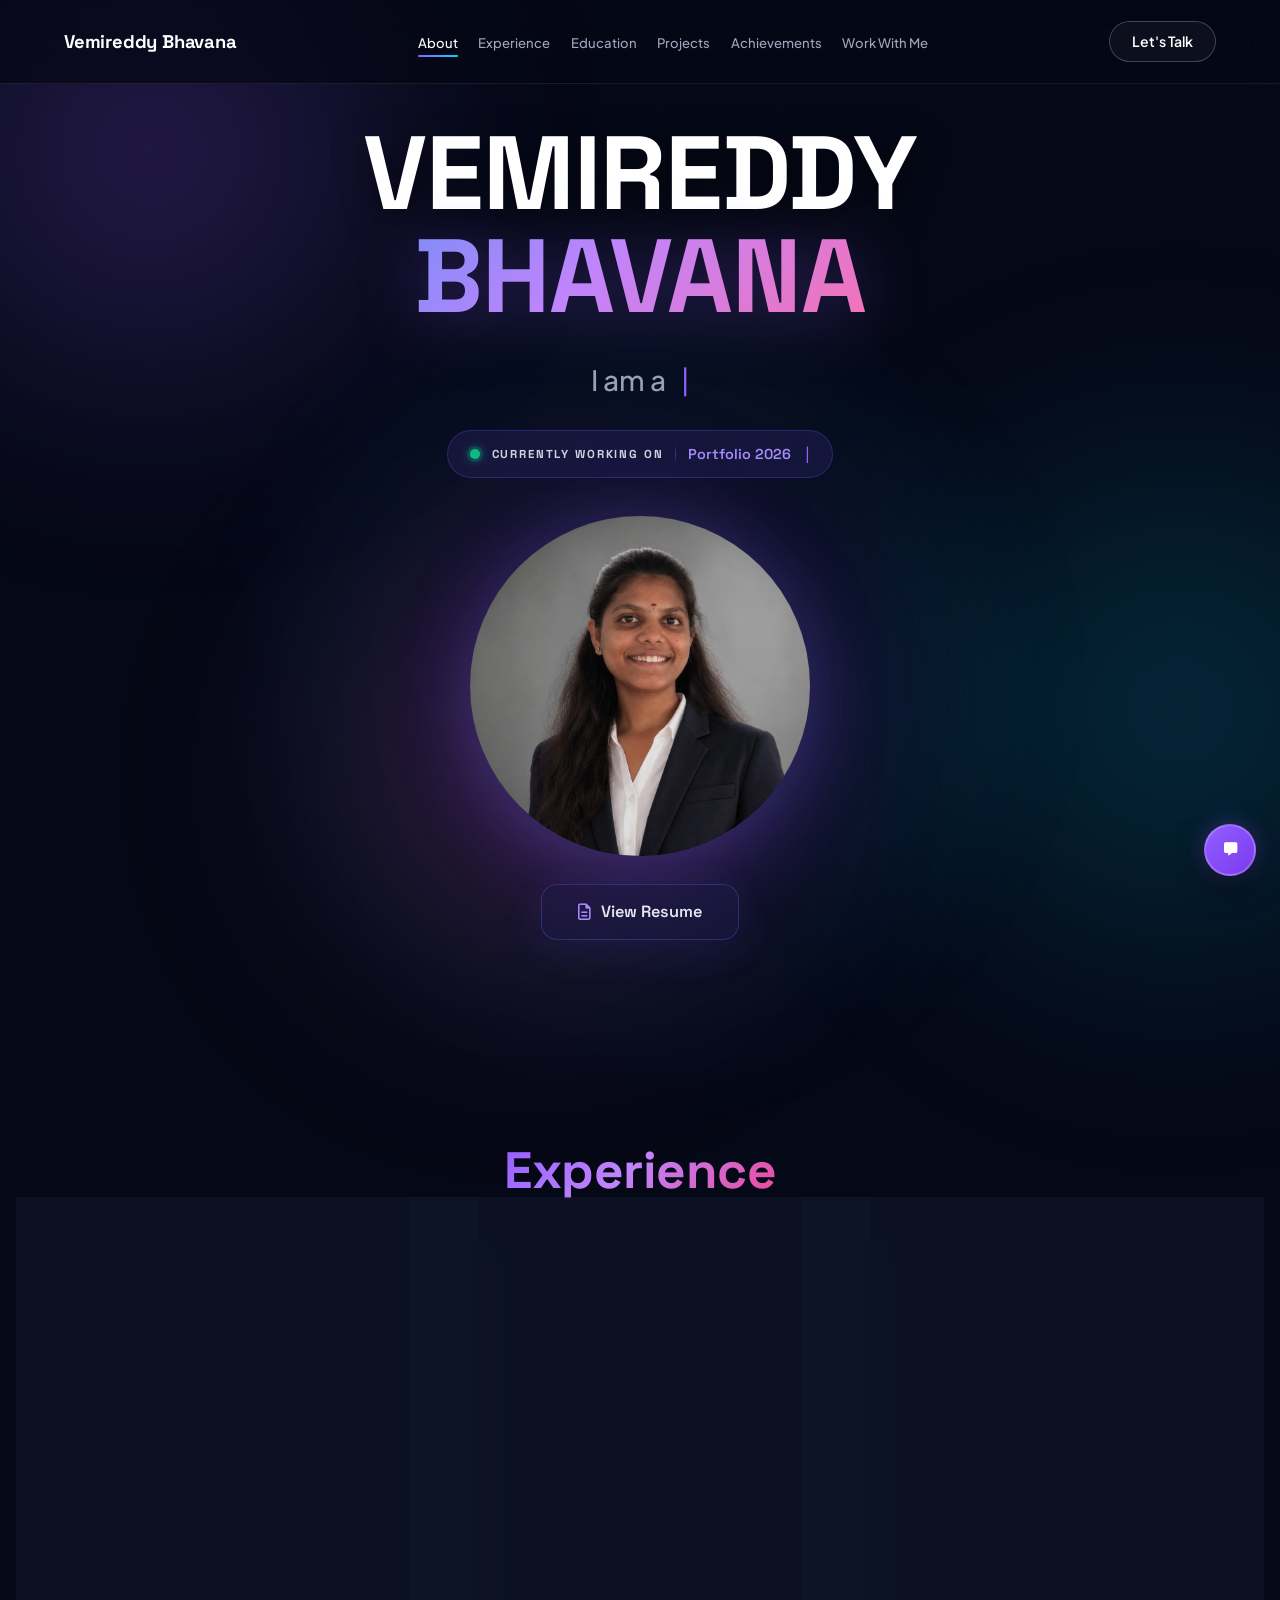
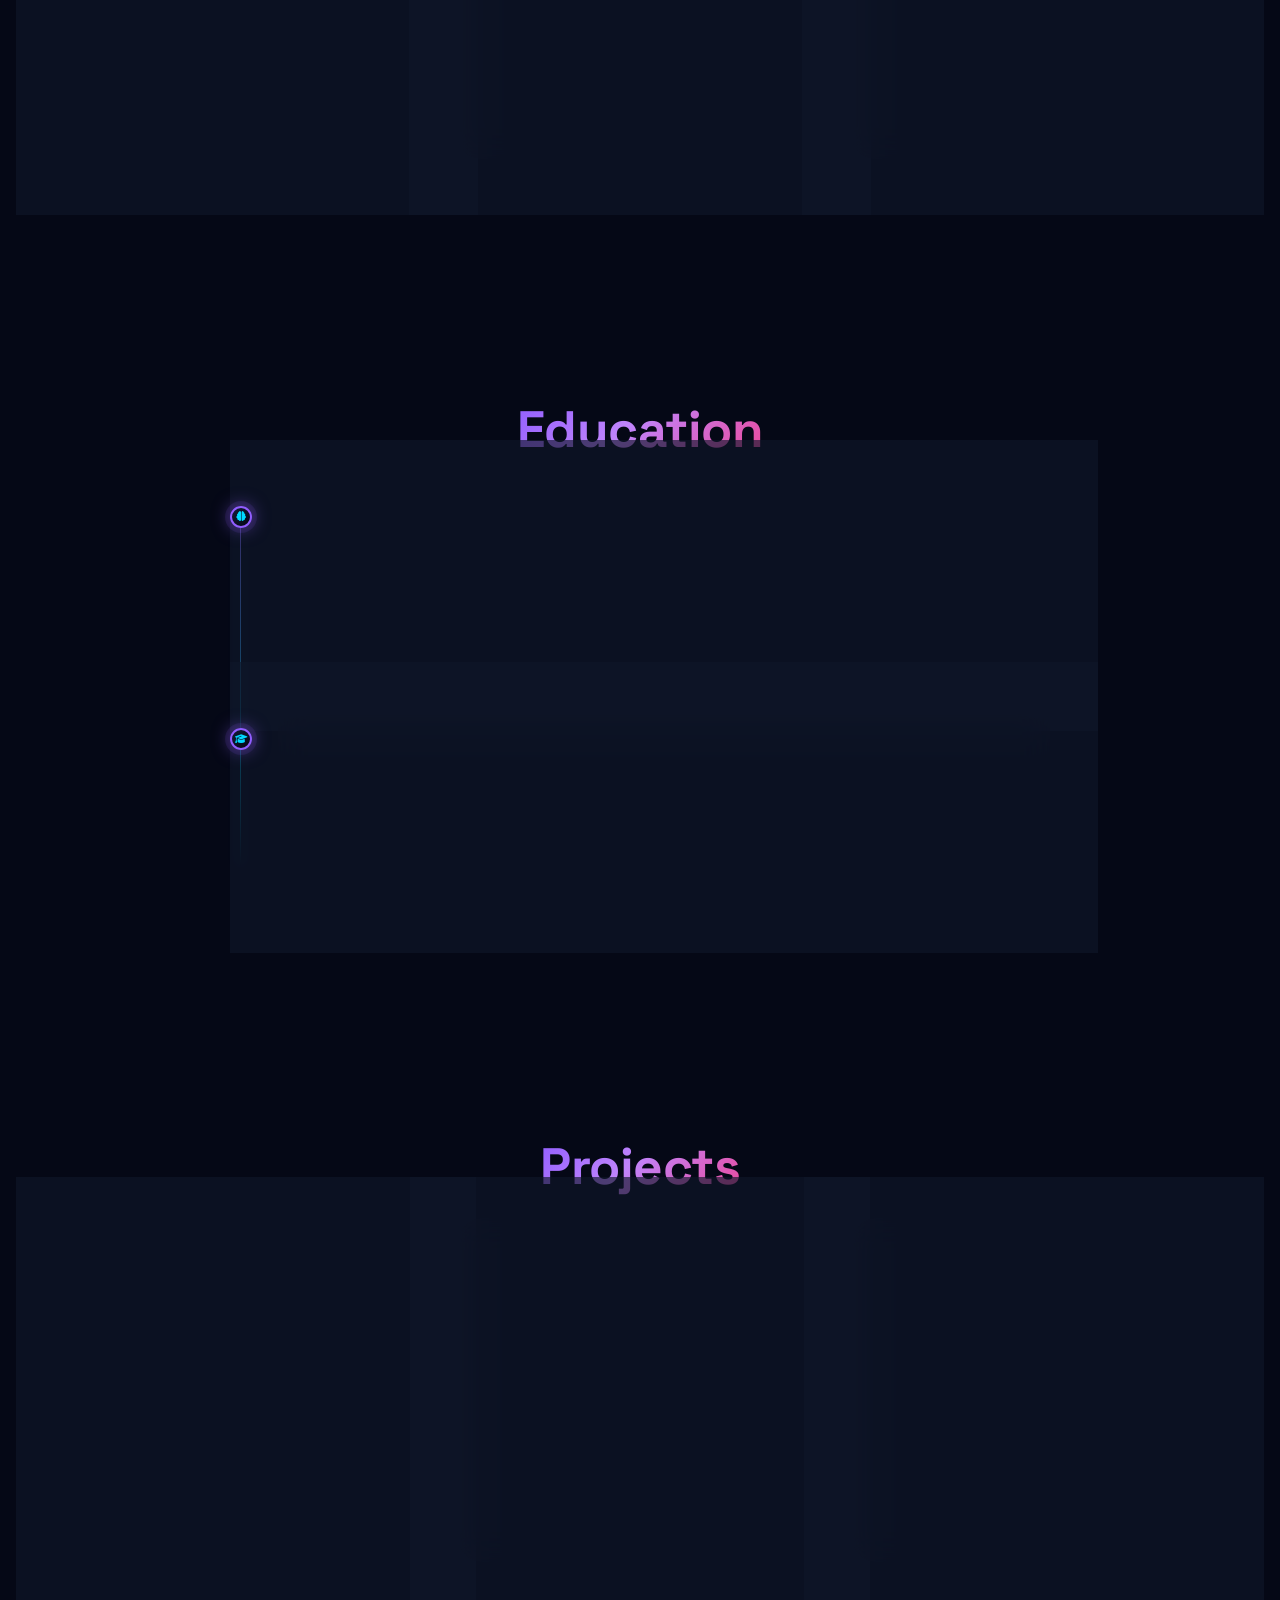
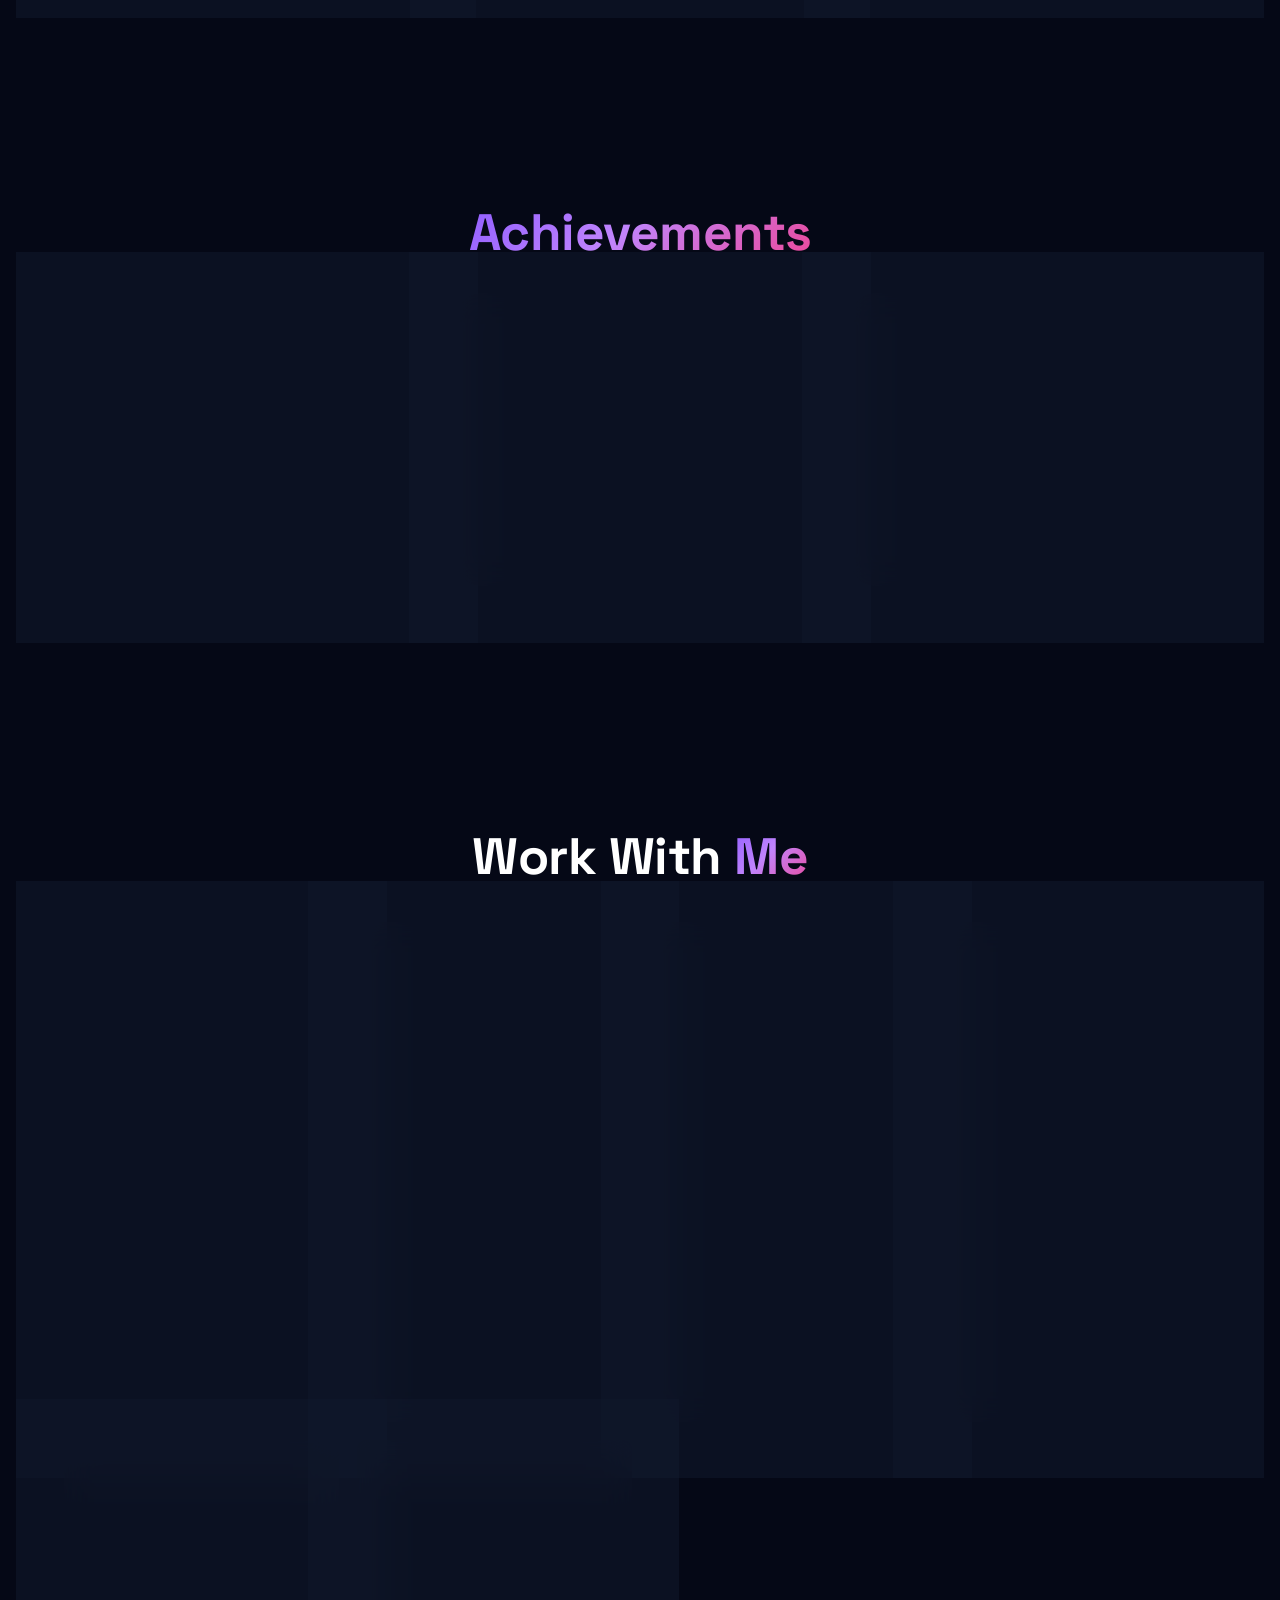
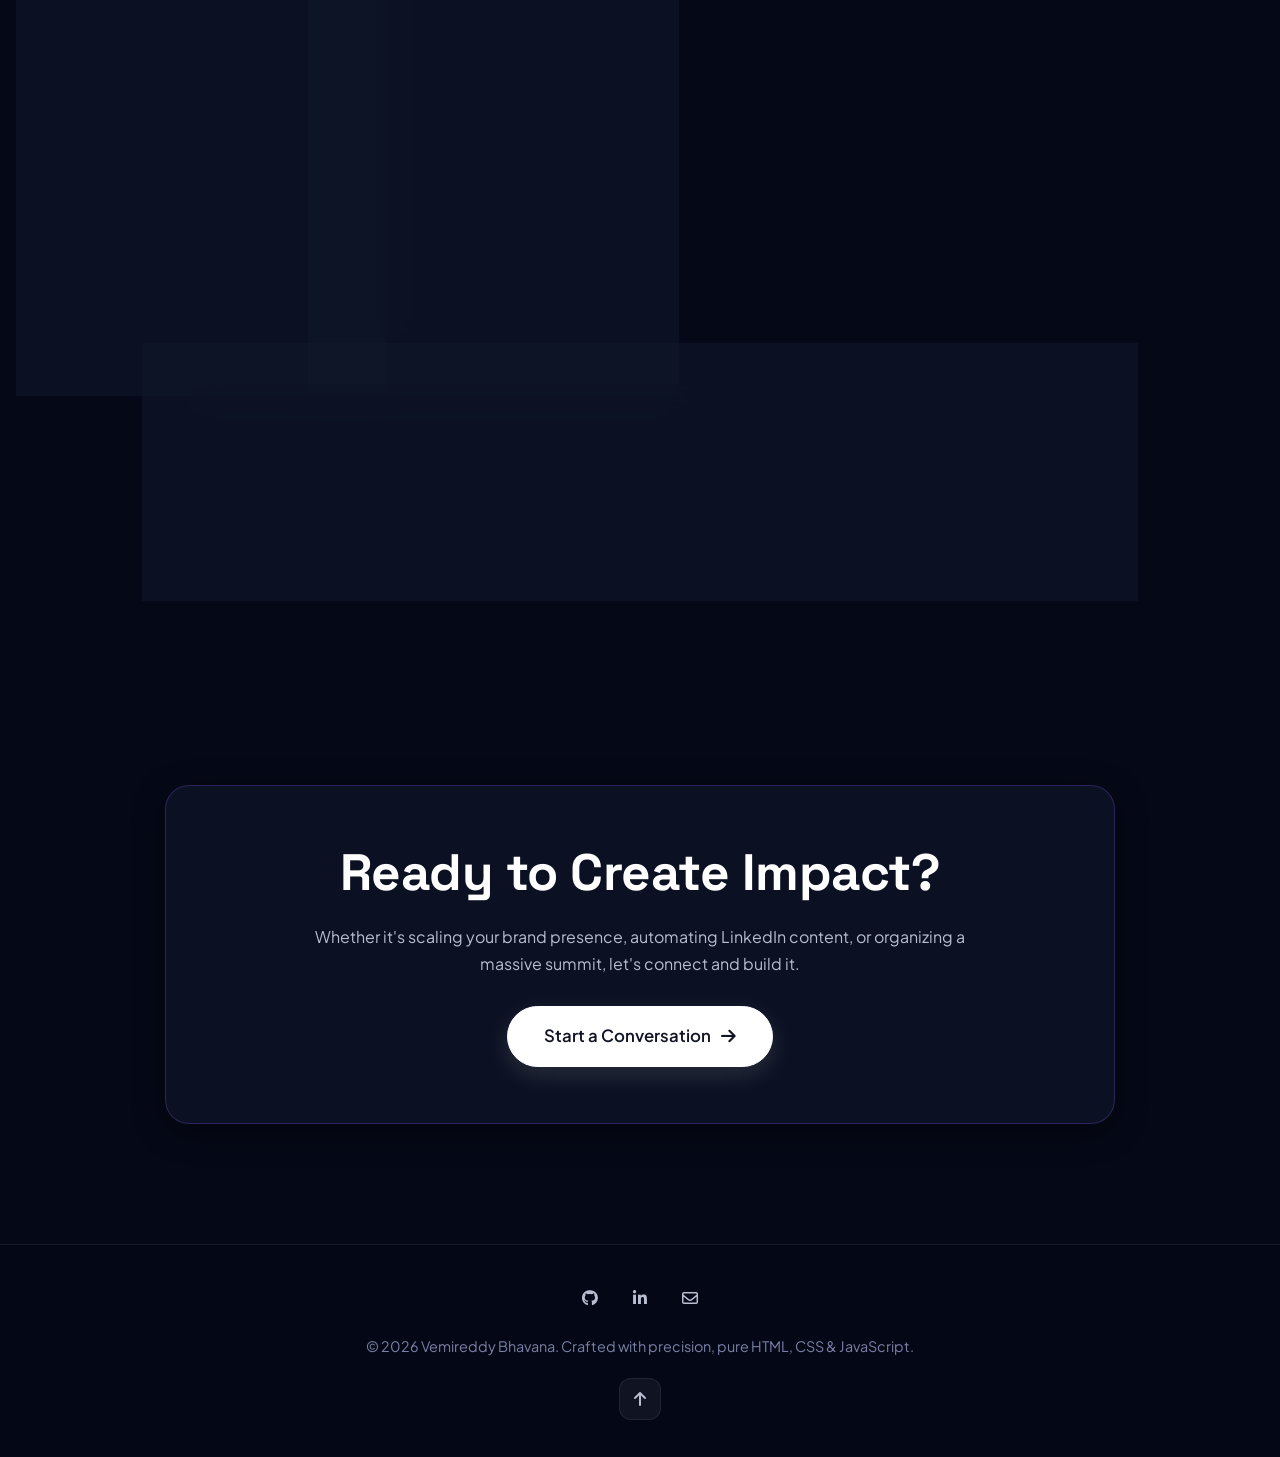
<file: index.html>
<!DOCTYPE html>
<html lang="en">

<head>
    <meta charset="UTF-8">
    <meta name="viewport" content="width=device-width, initial-scale=1.0">
    <title>Vemireddy Bhavana | Frontend Developer & CS Student</title>
    <meta name="description" content="Portfolio of Vemireddy Bhavana - Frontend Developer, Problem Solver, and Computer Science Student specializing in modern, high-performance web experiences.">

    <!-- Google Fonts -->
    <link rel="preconnect" href="https://fonts.googleapis.com">
    <link rel="preconnect" href="https://fonts.gstatic.com" crossorigin>
    <link href="https://fonts.googleapis.com/css2?family=Plus+Jakarta+Sans:wght@300;400;500;600;700;800&family=Space+Grotesk:wght@500;600;700&display=swap" rel="stylesheet">

    <!-- Font Awesome 6 -->
    <link rel="stylesheet" href="https://cdnjs.cloudflare.com/ajax/libs/font-awesome/6.7.2/css/all.min.css">

    <!-- Main Stylesheet -->
    <link rel="stylesheet" href="style.css">
</head>

<body>
    <!-- Background Ambient Glow Blobs -->
    <div class="ambient-glow glow-1"></div>
    <div class="ambient-glow glow-2"></div>
    <div class="ambient-glow glow-3"></div>

    <!-- ==========================================
                    NAVBAR
    =========================================== -->
    <header class="header">
        <nav class="navbar">
            <div class="logo">
                <a href="#about" class="logo-name">Vemireddy Bhavana</a>
            </div>

            <button class="menu-toggle" id="menu-toggle" aria-label="Toggle Navigation">
                <span class="bar"></span>
                <span class="bar"></span>
                <span class="bar"></span>
            </button>

            <ul class="nav-links" id="nav-links">
                <li><a href="#about" class="nav-link">About</a></li>
                <li><a href="#experience" class="nav-link">Experience</a></li>
                <li><a href="#education" class="nav-link">Education</a></li>
                <li><a href="#projects" class="nav-link">Projects</a></li>
                <li><a href="#achievements" class="nav-link">Achievements</a></li>
                <li><a href="#work" class="nav-link">Work With Me</a></li>
                <li class="mobile-cta"><a href="#contact" class="talk-btn">Let's Talk</a></li>
            </ul>

            <div class="nav-cta">
                <a href="#contact" class="talk-btn">Let's Talk</a>
            </div>
        </nav>
    </header>

    <main>
        <!-- ==========================================
                        ABOUT SECTION
        =========================================== -->
        <section class="about section-padding first-section" id="about">
            <div class="container about-container">

                <div class="about-hero">

                    <h1 class="about-name-line-1">
                        VEMIREDDY
                    </h1>
                    <h1 class="about-name-line-2 gradient-text">
                        BHAVANA
                    </h1>

                    <div class="about-type-line">
                        <span class="about-type-prefix">I am a&nbsp;</span>
                        <span id="about-typing" class="about-type-dynamic"></span><span class="about-cursor">|</span>
                    </div>

                    <div class="about-status-badge">
                        <span class="about-status-dot"></span>
                        <span class="about-status-label">CURRENTLY WORKING ON</span>
                        <span class="about-status-divider"></span>
                        <span id="about-status-typing" class="about-status-dynamic"></span><span class="about-status-cursor">|</span>
                    </div>

                    <div class="about-photo-wrap">
                        <div class="about-photo-glow-ring"></div>
                        <div class="about-photo-outer-border"></div>
                        <div class="about-photo-circle">
                            <img src="images/profile.jpg" alt="Vemireddy Bhavana" class="about-photo-img">
                        </div>
                    </div>

                    <a class="about-resume-btn" href="resume.html" download="Vemireddy-Bhavana-Resume.html">
                        <i class="fa-regular fa-file-lines"></i>
                        <span>View Resume</span>
                    </a>

                </div>

            </div>
        </section>

        <!-- ==========================================
                    EXPERIENCE SECTION
        =========================================== -->
        <section class="experience-section section-padding" id="experience">
            <div class="container">
                <h2 class="section-heading text-center">
                    <span class="gradient-text">Experience</span>
                </h2>

                <div class="experience-grid">
                    <div class="experience-card glass-card">
                        <div class="exp-icon-wrap">
                            <i class="fa-solid fa-code"></i>
                        </div>
                        <div class="exp-header">
                            <span class="exp-badge">Frontend Focus</span>
                            <span class="exp-period">2024 - Present</span>
                        </div>
                        <h3 class="exp-title">Frontend Web Developer</h3>
                        <p class="exp-company">Modern Web Architecture &amp; UI Design</p>
                        <p class="exp-desc">
                            Architecting responsive, high-performance web applications using HTML5, CSS3, JavaScript, and React. Crafting interactive animations, glassmorphic UI systems, and cross-browser optimized user experiences.
                        </p>
                        <div class="project-tags">
                            <span>HTML5</span>
                            <span>CSS3</span>
                            <span>JavaScript</span>
                            <span>React</span>
                            <span>UI/UX</span>
                        </div>
                    </div>

                    <div class="experience-card glass-card">
                        <div class="exp-icon-wrap">
                            <i class="fa-solid fa-brain"></i>
                        </div>
                        <div class="exp-header">
                            <span class="exp-badge">Problem Solving</span>
                            <span class="exp-period">2023 - Present</span>
                        </div>
                        <h3 class="exp-title">Algorithmic Problem Solver</h3>
                        <p class="exp-company">LeetCode, HackerRank &amp; GFG</p>
                        <p class="exp-desc">
                            Mastered foundational and advanced Data Structures &amp; Algorithms with 150+ problems solved. Focused on writing time-efficient, clean, and bug-resistant solutions in Java and Python.
                        </p>
                        <div class="project-tags">
                            <span>Java</span>
                            <span>Python</span>
                            <span>Data Structures</span>
                            <span>Algorithms</span>
                        </div>
                    </div>

                    <div class="experience-card glass-card">
                        <div class="exp-icon-wrap">
                            <i class="fa-solid fa-network-wired"></i>
                        </div>
                        <div class="exp-header">
                            <span class="exp-badge">Collaboration</span>
                            <span class="exp-period">Ongoing</span>
                        </div>
                        <h3 class="exp-title">Open Source &amp; Tech Contributor</h3>
                        <p class="exp-company">Community &amp; Team Projects</p>
                        <p class="exp-desc">
                            Collaborating on modern web repositories using Git/GitHub version control workflows. Integrating modern AI APIs, testing modern frontend patterns, and mentoring peers in web development fundamentals.
                        </p>
                        <div class="project-tags">
                            <span>Git</span>
                            <span>GitHub</span>
                            <span>Node.js</span>
                            <span>AI Workflows</span>
                        </div>
                    </div>
                </div>
            </div>
        </section>

        <!-- ==========================================
                    EDUCATION SECTION
        =========================================== -->
        <section class="journey-section section-padding" id="education">
            <div class="container">
                <h2 class="section-heading text-center">
                    <span class="gradient-text">Education</span>
                </h2>

                <div class="timeline">
                    <!-- Item 1 — NIAT -->
                    <div class="timeline-item">
                        <div class="timeline-marker"><i class="fa-solid fa-brain"></i></div>
                        <div class="timeline-content glass-card">
                            <div class="timeline-meta">
                                <span class="timeline-tag">2024 - 2028</span>
                                <span class="timeline-status">In progress</span>
                            </div>
                            <h3>NxtWave Innovation of Advanced Technologies (NIAT)</h3>
                            <p class="timeline-role">Computer Science Program</p>
                            <p>Data Science and Artificial Intelligence specialization.</p>
                        </div>
                    </div>

                    <!-- Item 2 — BITS Pilani -->
                    <div class="timeline-item">
                        <div class="timeline-marker"><i class="fa-solid fa-graduation-cap"></i></div>
                        <div class="timeline-content glass-card">
                            <div class="timeline-meta">
                                <span class="timeline-tag">2024 - 2027</span>
                                <span class="timeline-status">In progress</span>
                            </div>
                            <h3>BITS Pilani, Hyderabad Campus</h3>
                            <p class="timeline-role">Bachelor of Science (BSc)</p>
                            <p>Computer Science.</p>
                        </div>
                    </div>
                </div>
            </div>
        </section>

        <!-- ==========================================
                        PROJECTS SECTION
        =========================================== -->
        <section class="projects-section section-padding" id="projects">
            <div class="container">
                <h2 class="section-heading text-center">
                    <span class="gradient-text">Projects</span>
                </h2>

                <div class="projects-grid">
                    <!-- Project 1 -->
                    <div class="project-card glass-card">
                        <div class="project-header">
                            <div class="project-badge">Featured</div>
                            <div class="project-links">
                                <a href="https://github.com/VemireddyBhavana" target="_blank" rel="noopener" aria-label="GitHub Repository"><i class="fa-brands fa-github"></i></a>
                                <a href="#about" aria-label="Live Demo"><i class="fa-solid fa-arrow-up-right-from-square"></i></a>
                            </div>
                        </div>
                        <h3 class="project-title">3D Orbit Developer Portfolio</h3>
                        <p class="project-desc">
                            A high-end dark portfolio website featuring dynamic mathematical sin/cos orbital 3D physics, dual typewriter engines, and glassmorphism.
                        </p>
                        <div class="project-tags">
                            <span>HTML5</span>
                            <span>CSS3</span>
                            <span>Vanilla JS</span>
                            <span>3D Math</span>
                        </div>
                    </div>

                    <!-- Project 2 -->
                    <div class="project-card glass-card">
                        <div class="project-header">
                            <div class="project-badge">Web App</div>
                            <div class="project-links">
                                <a href="https://github.com/VemireddyBhavana" target="_blank" rel="noopener" aria-label="GitHub Repository"><i class="fa-brands fa-github"></i></a>
                                <a href="#contact" aria-label="Live Demo"><i class="fa-solid fa-arrow-up-right-from-square"></i></a>
                            </div>
                        </div>
                        <h3 class="project-title">Interactive Task & Flow Workspace</h3>
                        <p class="project-desc">
                            Modern productivity dashboard with responsive state management, dark/light theme switching, and local storage persistence.
                        </p>
                        <div class="project-tags">
                            <span>JavaScript</span>
                            <span>UI/UX</span>
                            <span>LocalStorage</span>
                        </div>
                    </div>

                    <!-- Project 3 -->
                    <div class="project-card glass-card">
                        <div class="project-header">
                            <div class="project-badge">Problem Solving</div>
                            <div class="project-links">
                                <a href="https://github.com/VemireddyBhavana" target="_blank" rel="noopener" aria-label="GitHub Repository"><i class="fa-brands fa-github"></i></a>
                                <a href="#contact" aria-label="Live Demo"><i class="fa-solid fa-arrow-up-right-from-square"></i></a>
                            </div>
                        </div>
                        <h3 class="project-title">Algorithmic Visualizer & DSA Suite</h3>
                        <p class="project-desc">
                            Visual simulation for sorting algorithms, graph traversals, and data structures implemented with clean code principles.
                        </p>
                        <div class="project-tags">
                            <span>Java</span>
                            <span>Data Structures</span>
                            <span>Algorithms</span>
                        </div>
                    </div>
                </div>
            </div>
        </section>

        <!-- ==========================================
                    ACHIEVEMENTS SECTION
        =========================================== -->
        <section class="achievements-section section-padding" id="achievements">
            <div class="container">
                <h2 class="section-heading text-center">
                    <span class="gradient-text">Achievements</span>
                </h2>

                <div class="achievements-grid">
                    <div class="achievement-card glass-card">
                        <div class="achievement-icon">
                            <i class="fa-solid fa-trophy"></i>
                        </div>
                        <h3>DSA Problem Solver</h3>
                        <p>Solved 150+ coding problems across LeetCode, HackerRank, and GeeksforGeeks focusing on core data structures and algorithmic efficiency.</p>
                    </div>

                    <div class="achievement-card glass-card">
                        <div class="achievement-icon">
                            <i class="fa-solid fa-certificate"></i>
                        </div>
                        <h3>Certified Web Developer</h3>
                        <p>Mastered modern responsive frontend design, semantic HTML, modern CSS layouts (Flexbox/Grid), and advanced Vanilla JavaScript.</p>
                    </div>

                    <div class="achievement-card glass-card">
                        <div class="achievement-icon">
                            <i class="fa-solid fa-award"></i>
                        </div>
                        <h3>Academic Excellence</h3>
                        <p>Consistent high academic performance in Computer Science, actively mentoring peers and leading technical presentations.</p>
                    </div>
                </div>
            </div>
        </section>

        <!-- ==========================================
                    WORK WITH ME SECTION
        =========================================== -->
        <section class="work-section section-padding" id="work">
            <div class="container">
                <h2 class="section-heading text-center">
                    Work With <span class="gradient-text">Me</span>
                </h2>

                <div class="work-grid">
                    <div class="work-card glass-card">
                        <div class="work-icon">
                            <i class="fa-solid fa-code"></i>
                        </div>
                        <h3>Web Development</h3>
                        <p>Responsive, accessible websites built for speed, clarity, and real-world use.</p>
                        <strong class="service-label">Services</strong>
                        <ul class="service-list">
                            <li>Portfolio Websites</li>
                            <li>Business Websites</li>
                            <li>Single-Page Landing Pages</li>
                            <li>React Web Applications</li>
                            <li>E-commerce Websites</li>
                            <li>Website Redesigns</li>
                            <li>Website Maintenance</li>
                        </ul>
                        <button class="service-inquiry" type="button" data-service="Web Development">Inquire for Service <i class="fa-solid fa-arrow-right"></i></button>
                    </div>

                    <div class="work-card glass-card">
                        <div class="work-icon">
                            <i class="fa-solid fa-pen-ruler"></i>
                        </div>
                        <h3>UI/UX &amp; Figma Design</h3>
                        <p>Thoughtful interfaces that make products easy and enjoyable to use.</p>
                        <strong class="service-label">Services</strong>
                        <ul class="service-list">
                            <li>Website UI Design</li>
                            <li>Mobile App UI</li>
                            <li>Dashboard Design</li>
                            <li>Landing Page Design</li>
                            <li>Wireframes</li>
                            <li>Interactive Prototypes</li>
                            <li>Design Systems</li>
                        </ul>
                        <button class="service-inquiry" type="button" data-service="UI/UX &amp; Figma Design">Inquire for Service <i class="fa-solid fa-arrow-right"></i></button>
                    </div>

                    <div class="work-card glass-card">
                        <div class="work-icon">
                            <i class="fa-solid fa-calendar-check"></i>
                        </div>
                        <h3>Event Management</h3>
                        <p>Organized event experiences supported by clear planning and smooth execution.</p>
                        <strong class="service-label">Services</strong>
                        <ul class="service-list">
                            <li>College Events</li>
                            <li>Hackathons</li>
                            <li>Workshops</li>
                            <li>Tech Conferences</li>
                            <li>Event Planning</li>
                            <li>Guest Management</li>
                            <li>Program Coordination</li>
                        </ul>
                        <button class="service-inquiry" type="button" data-service="Event Management">Inquire for Service <i class="fa-solid fa-arrow-right"></i></button>
                    </div>

                    <div class="work-card glass-card">
                        <div class="work-icon">
                            <i class="fa-solid fa-file-lines"></i>
                        </div>
                        <h3>Content &amp; Reels Script Writing</h3>
                        <p>Clear, engaging scripts and copy designed to hold attention and communicate ideas.</p>
                        <strong class="service-label">Services</strong>
                        <ul class="service-list">
                            <li>Instagram Reel Scripts</li>
                            <li>YouTube Shorts</li>
                            <li>Promotional Videos</li>
                            <li>Brand Storytelling</li>
                            <li>Social Captions</li>
                            <li>Content Calendars</li>
                            <li>Product Launch Copy</li>
                        </ul>
                        <button class="service-inquiry" type="button" data-service="Content &amp; Reels Script Writing">Inquire for Service <i class="fa-solid fa-arrow-right"></i></button>
                    </div>

                    <div class="work-card glass-card">
                        <div class="work-icon">
                            <i class="fa-solid fa-palette"></i>
                        </div>
                        <h3>Creative Design &amp; Branding</h3>
                        <p>Distinctive visual systems that make a brand feel consistent and memorable.</p>
                        <strong class="service-label">Services</strong>
                        <ul class="service-list">
                            <li>Social Media Creatives</li>
                            <li>Event Posters</li>
                            <li>Banner Design</li>
                            <li>Brand Identity Assets</li>
                            <li>Logo Concepts</li>
                            <li>Brand Guidelines</li>
                            <li>Presentation Design</li>
                        </ul>
                        <button class="service-inquiry" type="button" data-service="Creative Design &amp; Branding">Inquire for Service <i class="fa-solid fa-arrow-right"></i></button>
                    </div>

                    <div class="work-card glass-card">
                        <div class="work-icon">
                            <i class="fa-solid fa-lightbulb"></i>
                        </div>
                        <h3>Product Strategy &amp; Consulting</h3>
                        <p>Practical direction for turning early ideas into focused, useful digital products.</p>
                        <strong class="service-label">Services</strong>
                        <ul class="service-list">
                            <li>MVP Planning</li>
                            <li>Feature Prioritization</li>
                            <li>User Journey Mapping</li>
                            <li>Product Roadmaps</li>
                            <li>Market Research</li>
                            <li>User Flow Planning</li>
                            <li>Consulting Sessions</li>
                        </ul>
                        <button class="service-inquiry" type="button" data-service="Product Strategy &amp; Consulting">Inquire for Service <i class="fa-solid fa-arrow-right"></i></button>
                    </div>
                </div>

                <div class="why-work glass-card">
                    <div class="why-work-copy">
                        <span class="why-work-label">WHY WORK WITH ME?</span>
                        <h3>Why Work With Me?</h3>
                        <p>I combine creative thinking with practical execution to deliver work that is useful, polished, and built around your goals.</p>
                    </div>
                    <ul class="why-work-list">
                        <li><i class="fa-solid fa-circle-check"></i>End-to-end execution, from planning to delivery</li>
                        <li><i class="fa-solid fa-circle-check"></i>Leadership experience managing teams and events</li>
                        <li><i class="fa-solid fa-circle-check"></i>Strong design and development skills</li>
                        <li><i class="fa-solid fa-circle-check"></i>Creative and result-focused approach</li>
                        <li><i class="fa-solid fa-circle-check"></i>Fast communication and friendly delivery</li>
                        <li><i class="fa-solid fa-circle-check"></i>Solution-focused for challenging projects</li>
                    </ul>
                </div>
            </div>
        </section>

        <!-- ==========================================
                        CONTACT SECTION
        =========================================== -->
        <section class="contact-section section-padding" id="contact">
            <div class="container">
                <div class="contact-box glass-card">
                    <div class="contact-content text-center">
                        <h2 class="section-heading">
                            Ready to Create Impact?
                        </h2>
                        <p class="contact-desc">
                            Whether it's scaling your brand presence, automating LinkedIn content, or organizing a massive summit, let's connect and build it.
                        </p>

                        <div class="contact-action-group">
                            <a href="#contact" class="btn btn-large start-conversation-btn">
                                <span>Start a Conversation</span>
                                <i class="fa-solid fa-arrow-right"></i>
                            </a>
                        </div>
                    </div>
                </div>
            </div>
        </section>
    </main>

    <div class="inquiry-modal" id="inquiry-modal" aria-hidden="true">
        <div class="inquiry-modal-backdrop" data-modal-close></div>
        <div class="inquiry-dialog" role="dialog" aria-modal="true" aria-labelledby="inquiry-title">
            <button class="inquiry-close" type="button" aria-label="Close inquiry form" data-modal-close>
                <i class="fa-solid fa-xmark"></i>
            </button>
            <div class="inquiry-heading">
                <h2 id="inquiry-title">Let's Build Something Together</h2>
                <p>Fill out the form below, and I'll get back to you within 24 hours.</p>
            </div>
            <form class="inquiry-form" id="inquiry-form">
                <div class="inquiry-field-grid">
                    <label>
                        <span>Full Name <em>*</em></span>
                        <input type="text" name="name" placeholder="John Doe" required>
                    </label>
                    <label>
                        <span>Email Address <em>*</em></span>
                        <input type="email" name="email" placeholder="john@example.com" required>
                    </label>
                    <label>
                        <span>Phone Number <small>(Optional)</small></span>
                        <input type="tel" name="phone" placeholder="+1 (555) 000-0000">
                    </label>
                    <label>
                        <span>Company / Organization <small>(Optional)</small></span>
                        <input type="text" name="organization" placeholder="Acme Corp">
                    </label>
                </div>
                <label>
                    <span>Purpose of Contact <em>*</em></span>
                    <select name="service" id="inquiry-service" required>
                        <option value="">Select a service</option>
                        <option>Hire Me (Full-Time)</option>
                        <option>Web Development</option>
                        <option>UI/UX &amp; Figma Design</option>
                        <option>Event Management</option>
                        <option>Social Media Strategy</option>
                        <option>Content &amp; Reels Script Writing</option>
                        <option>Creative Design &amp; Branding</option>
                        <option>Photography &amp; Videography</option>
                        <option>Product Strategy &amp; Consulting</option>
                    </select>
                </label>
                <label>
                    <span>Message <em>*</em></span>
                    <textarea name="message" rows="4" placeholder="Tell me about your project, timeline, or what you'd like to chat about..." required></textarea>
                </label>
                <button class="inquiry-submit btn btn-primary" type="submit">
                    <i class="fa-regular fa-paper-plane"></i>
                    <span>Send Message</span>
                </button>
                <p class="inquiry-success" id="inquiry-success" role="status">Thanks, your inquiry is ready to send.</p>
            </form>
        </div>
    </div>

    <div class="chat-widget" id="chat-widget">
        <section class="chat-panel" id="chat-panel" aria-label="Portfolio assistant" aria-hidden="true">
            <div class="chat-header">
                <div class="chat-avatar"><i class="fa-solid fa-sparkles"></i></div>
                <div>
                    <h2>Bhavana's Assistant</h2>
                    <p><span class="chat-status-dot"></span>Online now</p>
                </div>
                <button class="chat-close" type="button" aria-label="Close chatbot">
                    <i class="fa-solid fa-xmark"></i>
                </button>
            </div>
            <div class="chat-messages" id="chat-messages" aria-live="polite">
                <div class="chat-message chat-message-bot">Hi! I can help you explore Bhavana's services, experience, or ways to get in touch.</div>
            </div>
            <div class="chat-prompts" aria-label="Quick questions">
                <button type="button" data-chat-prompt="What services do you offer?">Services</button>
                <button type="button" data-chat-prompt="Tell me about your experience.">Experience</button>
                <button type="button" data-chat-prompt="How can I contact you?">Contact</button>
            </div>
            <form class="chat-form" id="chat-form">
                <input id="chat-input" type="text" placeholder="Ask me anything..." autocomplete="off" aria-label="Chat message">
                <button type="submit" aria-label="Send chat message"><i class="fa-solid fa-paper-plane"></i></button>
            </form>
        </section>
        <button class="chat-launcher" type="button" aria-label="Open chatbot" aria-expanded="false" aria-controls="chat-panel">
            <i class="fa-solid fa-message"></i>
        </button>
    </div>

    <!-- ==========================================
                        FOOTER
    =========================================== -->
    <footer class="footer">
        <div class="container footer-content">
            <div class="social-links-row footer-social-links">
                <a href="https://github.com/VemireddyBhavana" target="_blank" rel="noopener" class="social-bubble" aria-label="GitHub">
                    <i class="fa-brands fa-github"></i>
                </a>
                <a href="https://www.linkedin.com/in/vemireddy-bhavana/" target="_blank" rel="noopener" class="social-bubble" aria-label="LinkedIn">
                    <i class="fa-brands fa-linkedin-in"></i>
                </a>
                <a href="https://mail.google.com/mail/u/0/?fs=1&amp;to=bhavanavemireddy6@gmail.com&amp;tf=cm" target="_blank" rel="noopener" class="social-bubble" aria-label="Email">
                    <i class="fa-regular fa-envelope"></i>
                </a>
            </div>
            <p>&copy; 2026 Vemireddy Bhavana. Crafted with precision, pure HTML, CSS & JavaScript.</p>
            <a href="#about" class="back-to-top" aria-label="Back to Top">
                <i class="fa-solid fa-arrow-up"></i>
            </a>
        </div>
    </footer>

    <!-- JavaScript Application -->
    <script src="script.js"></script>
</body>

</html>
</file>
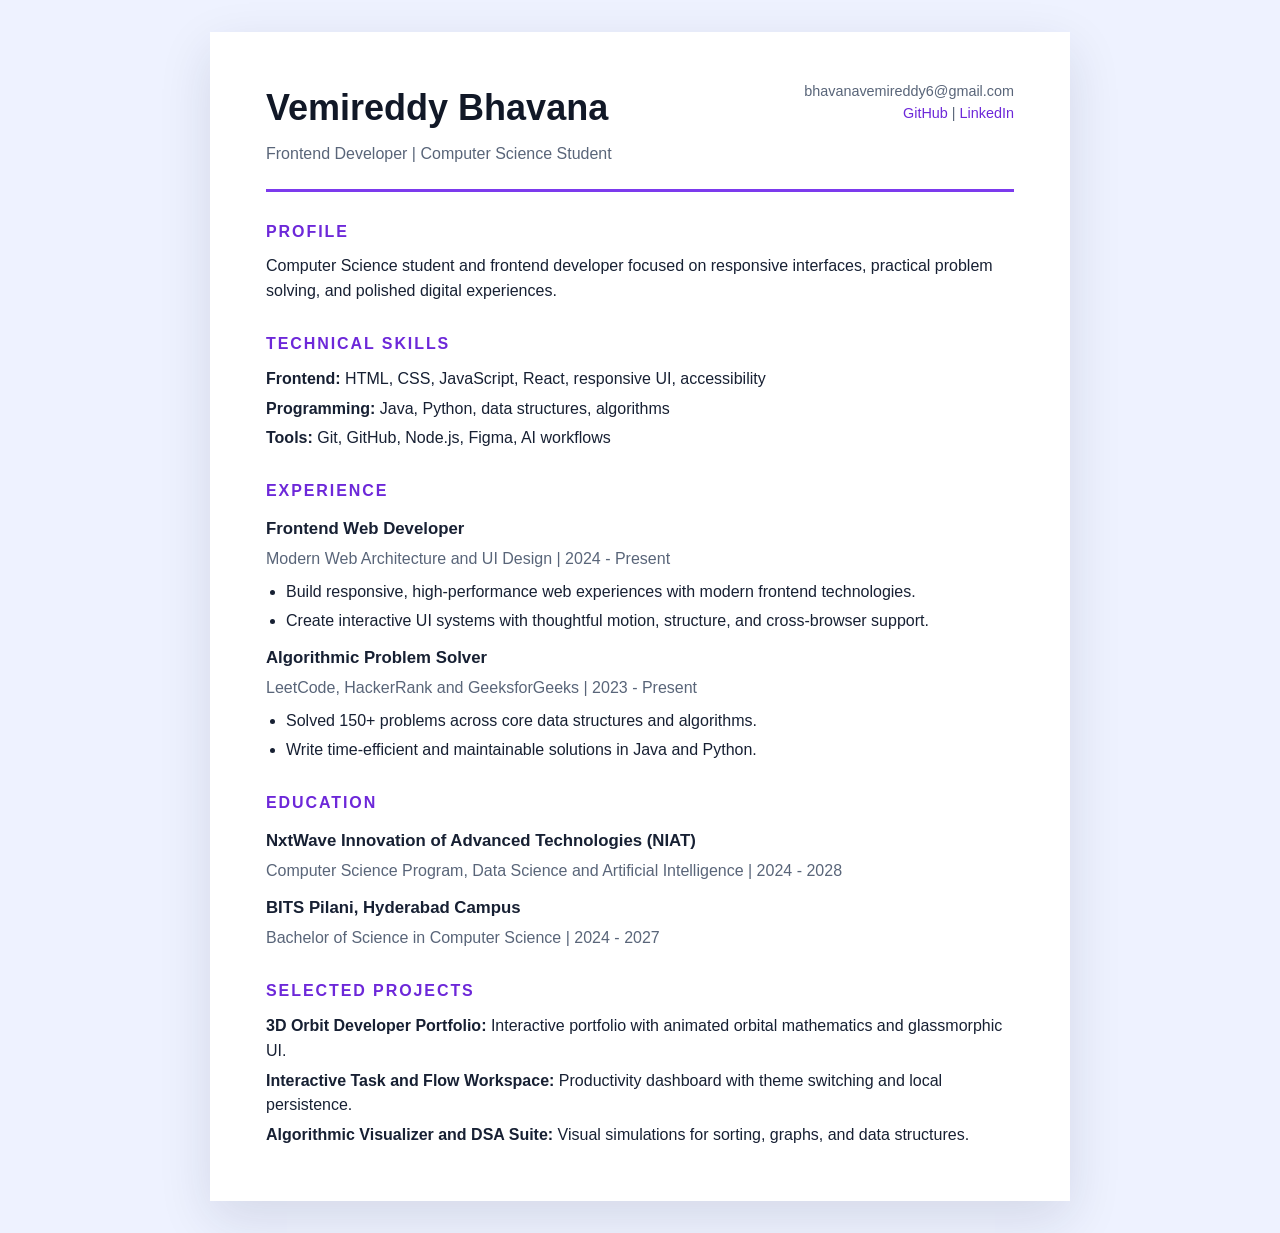
<file: resume.html>
<!DOCTYPE html>
<html lang="en">
<head>
    <meta charset="UTF-8">
    <meta name="viewport" content="width=device-width, initial-scale=1.0">
    <title>Vemireddy Bhavana | Resume</title>
    <style>
        :root { color-scheme: light; }
        * { box-sizing: border-box; }
        body { margin: 0; background: #eef2ff; color: #172033; font-family: Arial, sans-serif; line-height: 1.55; }
        .page { width: min(100% - 32px, 860px); margin: 32px auto; padding: 48px 56px; background: #ffffff; box-shadow: 0 18px 50px rgba(24, 32, 64, 0.12); }
        header { display: flex; justify-content: space-between; gap: 24px; align-items: flex-start; border-bottom: 3px solid #7c3aed; padding-bottom: 22px; }
        h1 { margin: 0; font-size: 2.25rem; color: #111827; }
        header p { margin: 6px 0 0; color: #596579; }
        .contact { text-align: right; color: #596579; font-size: 0.9rem; }
        .contact a { color: #6d28d9; text-decoration: none; }
        section { margin-top: 28px; }
        h2 { margin: 0 0 10px; color: #6d28d9; font-size: 1rem; letter-spacing: 0.12em; text-transform: uppercase; }
        h3 { margin: 12px 0 2px; font-size: 1.05rem; }
        p { margin: 5px 0; }
        ul { margin: 8px 0 0; padding-left: 20px; }
        li { margin: 4px 0; }
        .muted { color: #596579; }
        @media (max-width: 600px) {
            .page { width: 100%; margin: 0; padding: 28px 24px; }
            header { display: block; }
            .contact { margin-top: 14px; text-align: left; }
        }
    </style>
</head>
<body>
    <main class="page">
        <header>
            <div>
                <h1>Vemireddy Bhavana</h1>
                <p>Frontend Developer | Computer Science Student</p>
            </div>
            <div class="contact">
                <div>bhavanavemireddy6@gmail.com</div>
                <div><a href="https://github.com/VemireddyBhavana">GitHub</a> | <a href="https://www.linkedin.com/in/vemireddy-bhavana/">LinkedIn</a></div>
            </div>
        </header>

        <section>
            <h2>Profile</h2>
            <p>Computer Science student and frontend developer focused on responsive interfaces, practical problem solving, and polished digital experiences.</p>
        </section>

        <section>
            <h2>Technical Skills</h2>
            <p><strong>Frontend:</strong> HTML, CSS, JavaScript, React, responsive UI, accessibility</p>
            <p><strong>Programming:</strong> Java, Python, data structures, algorithms</p>
            <p><strong>Tools:</strong> Git, GitHub, Node.js, Figma, AI workflows</p>
        </section>

        <section>
            <h2>Experience</h2>
            <h3>Frontend Web Developer</h3>
            <p class="muted">Modern Web Architecture and UI Design | 2024 - Present</p>
            <ul>
                <li>Build responsive, high-performance web experiences with modern frontend technologies.</li>
                <li>Create interactive UI systems with thoughtful motion, structure, and cross-browser support.</li>
            </ul>
            <h3>Algorithmic Problem Solver</h3>
            <p class="muted">LeetCode, HackerRank and GeeksforGeeks | 2023 - Present</p>
            <ul>
                <li>Solved 150+ problems across core data structures and algorithms.</li>
                <li>Write time-efficient and maintainable solutions in Java and Python.</li>
            </ul>
        </section>

        <section>
            <h2>Education</h2>
            <h3>NxtWave Innovation of Advanced Technologies (NIAT)</h3>
            <p class="muted">Computer Science Program, Data Science and Artificial Intelligence | 2024 - 2028</p>
            <h3>BITS Pilani, Hyderabad Campus</h3>
            <p class="muted">Bachelor of Science in Computer Science | 2024 - 2027</p>
        </section>

        <section>
            <h2>Selected Projects</h2>
            <p><strong>3D Orbit Developer Portfolio:</strong> Interactive portfolio with animated orbital mathematics and glassmorphic UI.</p>
            <p><strong>Interactive Task and Flow Workspace:</strong> Productivity dashboard with theme switching and local persistence.</p>
            <p><strong>Algorithmic Visualizer and DSA Suite:</strong> Visual simulations for sorting, graphs, and data structures.</p>
        </section>
    </main>
</body>
</html>
</file>
<file: style.css>
/* ==========================================================================
   TABLE OF CONTENTS:
   1. RESET & BASE STYLES
   2. DESIGN VARIABLES & TOKENS
   3. TYPOGRAPHY & UTILITIES
   4. AMBIENT BACKGROUND GLOWS
   5. FIXED GLASSMORPHISM NAVBAR
   6. HERO SECTION & TYPING EFFECTS
   7. CIRCULAR PROFILE & GLOW HALO
   8. ABOUT SECTION (TWO-COLUMN)
   9. STANDALONE TECH STACK ORBIT (PURE JS MATH)
   10. EXPERIENCE & TIMELINE
   11. PROJECTS SHOWCASE CARDS
   12. ACHIEVEMENTS SECTION
   13. WORK WITH ME / CONTACT
   14. FOOTER
   15. KEYFRAME ANIMATIONS
   16. RESPONSIVE BREAKPOINTS
   ========================================================================== */

/* ==========================================
   1. RESET & BASE STYLES
   ========================================== */
*, *::before, *::after {
    margin: 0;
    padding: 0;
    box-sizing: border-box;
    scroll-behavior: smooth;
}

html {
    font-size: 16px;
    scroll-padding-top: 90px;
    overflow-x: hidden;
    -webkit-font-smoothing: antialiased;
    -moz-osx-font-smoothing: grayscale;
}

body {
    font-family: 'Plus Jakarta Sans', sans-serif;
    background-color: var(--bg-main);
    color: var(--text-primary);
    overflow-x: hidden;
    position: relative;
    min-height: 100vh;
    line-height: 1.6;
}

/* ==========================================
   2. DESIGN VARIABLES & TOKENS
   ========================================== */
:root {
    /* Color Palette */
    --bg-main: #050816;
    --bg-surface: #0b0f26;
    --bg-card: rgba(16, 23, 42, 0.65);
    --bg-glass: rgba(13, 19, 43, 0.7);
    --bg-glass-hover: rgba(26, 35, 68, 0.75);

    /* Gradients & Accents */
    --accent-purple: #915EFF;
    --accent-purple-glow: rgba(145, 94, 255, 0.45);
    --accent-cyan: #00D8FF;
    --accent-pink: #EC4899;
    --accent-green: #10B981;
    --gradient-primary: linear-gradient(135deg, #915EFF 0%, #B388FF 50%, #00D8FF 100%);
    --gradient-purple-pink: linear-gradient(135deg, #915EFF 0%, #C084FC 45%, #EC4899 100%);
    --gradient-card-border: linear-gradient(135deg, rgba(145, 94, 255, 0.35), rgba(0, 216, 255, 0.1), rgba(255, 255, 255, 0.05));

    /* Typography */
    --font-heading: 'Space Grotesk', 'Plus Jakarta Sans', sans-serif;
    --font-body: 'Plus Jakarta Sans', sans-serif;
    --text-primary: #FFFFFF;
    --text-secondary: #B8BDD0;
    --text-muted: #7982A6;

    /* Borders & Shadows */
    --border-glass: rgba(255, 255, 255, 0.08);
    --border-highlight: rgba(145, 94, 255, 0.3);
    --shadow-glass: 0 8px 32px 0 rgba(0, 0, 0, 0.4);
    --shadow-glow: 0 0 40px rgba(145, 94, 255, 0.25);
    --shadow-card-hover: 0 20px 45px rgba(0, 0, 0, 0.5), 0 0 30px rgba(145, 94, 255, 0.2);

    /* Transitions & Dimensions */
    --transition-fast: 0.2s cubic-bezier(0.4, 0, 0.2, 1);
    --transition-smooth: 0.35s cubic-bezier(0.16, 1, 0.3, 1);
    --transition-slow: 0.6s cubic-bezier(0.16, 1, 0.3, 1);
    --container-max: 1240px;
    --nav-height: 84px;
}

/* ==========================================
   3. TYPOGRAPHY & UTILITIES
   ========================================== */
h1, h2, h3, h4, h5, h6 {
    font-family: var(--font-heading);
    color: var(--text-primary);
    line-height: 1.2;
}

p {
    color: var(--text-secondary);
}

a {
    text-decoration: none;
    color: inherit;
    transition: var(--transition-smooth);
}

.container {
    width: 90%;
    max-width: var(--container-max);
    margin: 0 auto;
}

.section-padding {
    padding: 120px 0;
    position: relative;
    z-index: 2;
}

.text-center {
    text-align: center;
}

.text-white {
    color: var(--text-primary);
}

.gradient-text {
    background: var(--gradient-purple-pink);
    -webkit-background-clip: text;
    -webkit-text-fill-color: transparent;
    display: inline-block;
}

.section-label {
    display: inline-flex;
    align-items: center;
    gap: 12px;
    font-size: 0.85rem;
    font-weight: 700;
    letter-spacing: 3px;
    text-transform: uppercase;
    color: var(--accent-purple);
    margin-bottom: 16px;
}

.section-label.centered {
    justify-content: center;
}

.label-line {
    width: 32px;
    height: 2px;
    background: linear-gradient(90deg, var(--accent-purple), transparent);
}

.section-label.centered .label-line:last-child {
    background: linear-gradient(-90deg, var(--accent-purple), transparent);
}

.section-heading {
    font-size: clamp(2rem, 4vw, 3.2rem);
    font-weight: 700;
    margin-bottom: 20px;
    letter-spacing: -0.5px;
}

.section-desc {
    font-size: 1.05rem;
    color: var(--text-secondary);
    max-width: 620px;
    margin: 0 auto 50px;
    line-height: 1.7;
}

.glass-card {
    background: var(--bg-card);
    backdrop-filter: blur(16px);
    -webkit-backdrop-filter: blur(16px);
    border: 1px solid var(--border-glass);
    border-radius: 24px;
    box-shadow: var(--shadow-glass);
    position: relative;
    transition: var(--transition-smooth);
}

.glass-card:hover {
    border-color: var(--border-highlight);
    box-shadow: var(--shadow-card-hover);
    transform: translateY(-5px);
}

/* Primary and Glass Buttons */
.btn {
    display: inline-flex;
    align-items: center;
    justify-content: center;
    gap: 10px;
    padding: 14px 30px;
    font-size: 0.95rem;
    font-weight: 600;
    border-radius: 14px;
    cursor: pointer;
    transition: var(--transition-smooth);
    position: relative;
    overflow: hidden;
}

.btn-primary {
    background: linear-gradient(135deg, #915EFF 0%, #7C3AED 100%);
    color: #ffffff;
    box-shadow: 0 4px 20px rgba(145, 94, 255, 0.35);
    border: 1px solid rgba(255, 255, 255, 0.2);
}

.btn-primary:hover {
    box-shadow: 0 8px 30px rgba(145, 94, 255, 0.55);
    transform: translateY(-3px) scale(1.02);
}

.btn-glass {
    background: rgba(255, 255, 255, 0.05);
    color: var(--text-primary);
    border: 1px solid rgba(255, 255, 255, 0.12);
    backdrop-filter: blur(10px);
}

.btn-glass:hover {
    background: rgba(255, 255, 255, 0.1);
    border-color: var(--accent-purple);
    transform: translateY(-3px);
}

.btn-large {
    padding: 16px 36px;
    font-size: 1.05rem;
    border-radius: 16px;
}

/* ==========================================
   4. AMBIENT BACKGROUND GLOWS
   ========================================== */
.ambient-glow {
    position: fixed;
    border-radius: 50%;
    filter: blur(120px);
    pointer-events: none;
    z-index: 0;
    opacity: 0.35;
}

.glow-1 {
    width: 600px;
    height: 600px;
    top: -150px;
    left: -150px;
    background: radial-gradient(circle, #915EFF 0%, transparent 70%);
}

.glow-2 {
    width: 700px;
    height: 700px;
    top: 40%;
    right: -250px;
    background: radial-gradient(circle, #00D8FF 0%, transparent 70%);
    opacity: 0.22;
}

.glow-3 {
    width: 550px;
    height: 550px;
    bottom: -150px;
    left: 20%;
    background: radial-gradient(circle, #EC4899 0%, transparent 70%);
    opacity: 0.25;
}

/* ==========================================
   5. FIXED GLASSMORPHISM NAVBAR
   ========================================== */
.header {
    position: fixed;
    top: 0;
    left: 0;
    width: 100%;
    height: var(--nav-height);
    background: rgba(5, 8, 22, 0.72);
    backdrop-filter: blur(20px);
    -webkit-backdrop-filter: blur(20px);
    border-bottom: 1px solid var(--border-glass);
    z-index: 1000;
    transition: var(--transition-smooth);
}

.header.scrolled {
    background: rgba(5, 8, 22, 0.88);
    box-shadow: 0 10px 30px rgba(0, 0, 0, 0.4);
    height: 74px;
}

.navbar {
    width: 90%;
    max-width: var(--container-max);
    height: 100%;
    margin: 0 auto;
    display: flex;
    justify-content: space-between;
    align-items: center;
}

/* Logo */
.logo a, .logo-name {
    font-size: 1.15rem;
    font-weight: 700;
    color: #ffffff;
    letter-spacing: -0.2px;
    font-family: var(--font-heading);
    white-space: nowrap;
    text-decoration: none;
}

/* Navigation Links */
.nav-links {
    display: flex;
    align-items: center;
    gap: clamp(12px, 1.6vw, 22px);
    list-style: none;
}

.nav-links a.nav-link {
    font-size: clamp(0.82rem, 0.95vw, 0.9rem);
    font-weight: 500;
    color: #A0A5BC;
    position: relative;
    padding: 6px 0;
    white-space: nowrap;
    transition: color var(--transition-fast);
}

.nav-links a.nav-link:hover,
.nav-links a.nav-link.active {
    color: #ffffff;
}

.nav-links a.nav-link::after {
    content: '';
    position: absolute;
    bottom: 0;
    left: 0;
    width: 0;
    height: 2px;
    background: linear-gradient(90deg, var(--accent-purple), var(--accent-cyan));
    border-radius: 2px;
    transition: var(--transition-smooth);
}

.nav-links a.nav-link:hover::after,
.nav-links a.nav-link.active::after {
    width: 100%;
}

.mobile-cta {
    display: none;
}

/* Talk Button in Navbar (Rounded pill outline matching reference) */
.talk-btn {
    display: inline-flex;
    align-items: center;
    justify-content: center;
    padding: 8px 22px;
    background: rgba(255, 255, 255, 0.04);
    color: #ffffff;
    font-size: 0.88rem;
    font-weight: 600;
    border: 1px solid rgba(255, 255, 255, 0.22);
    border-radius: 9999px;
    backdrop-filter: blur(10px);
    transition: var(--transition-smooth);
    white-space: nowrap;
}

.talk-btn:hover {
    background: rgba(255, 255, 255, 0.1);
    border-color: rgba(255, 255, 255, 0.55);
    box-shadow: 0 0 20px rgba(145, 94, 255, 0.35);
    transform: translateY(-2px);
}

/* Mobile Hamburger Toggle */
.menu-toggle {
    display: none;
    flex-direction: column;
    justify-content: space-between;
    width: 28px;
    height: 20px;
    background: transparent;
    border: none;
    cursor: pointer;
    z-index: 1100;
}

.menu-toggle .bar {
    width: 100%;
    height: 2.5px;
    background-color: #ffffff;
    border-radius: 2px;
    transition: var(--transition-smooth);
}

.menu-toggle.active .bar:nth-child(1) {
    transform: translateY(8.5px) rotate(45deg);
}

.menu-toggle.active .bar:nth-child(2) {
    opacity: 0;
}

.menu-toggle.active .bar:nth-child(3) {
    transform: translateY(-8.5px) rotate(-45deg);
}

/* ==========================================
   6. HERO SECTION & TYPING EFFECTS
   ========================================== */
.hero {
    min-height: 100vh;
    display: flex;
    align-items: center;
    justify-content: center;
    text-align: center;
    padding: calc(var(--nav-height) + 40px) 20px 80px;
    position: relative;
    z-index: 2;
}

.hero-container {
    width: 100%;
    max-width: 960px;
    margin: 0 auto;
    display: flex;
    flex-direction: column;
    align-items: center;
}

/* Hero Badge Pill */
.hero-badge-pill {
    display: inline-flex;
    align-items: center;
    justify-content: center;
    padding: 7px 22px;
    background: rgba(14, 20, 48, 0.75);
    border: 1px solid rgba(145, 94, 255, 0.3);
    border-radius: 9999px;
    font-size: 0.78rem;
    font-weight: 700;
    letter-spacing: 2px;
    color: #A5B4FC;
    margin-bottom: 28px;
    backdrop-filter: blur(12px);
    box-shadow: 0 4px 20px rgba(0, 0, 0, 0.35);
    text-transform: uppercase;
}

/* Hero Heading */
.hero-title {
    font-size: clamp(3rem, 7.2vw, 5.6rem);
    font-weight: 800;
    letter-spacing: -1px;
    line-height: 1.05;
    text-transform: uppercase;
    margin-bottom: 22px;
    color: #ffffff;
}

.hero-title .gradient-text {
    display: block;
    background: linear-gradient(90deg, #7C3AED 0%, #A855F7 45%, #EC4899 100%);
    -webkit-background-clip: text;
    -webkit-text-fill-color: transparent;
}

/* Typing Profession Line */
.hero-typing-wrapper {
    font-size: clamp(1.4rem, 3.2vw, 2.3rem);
    font-weight: 400;
    color: var(--text-secondary);
    display: flex;
    align-items: center;
    justify-content: center;
    gap: 10px;
    margin-bottom: 28px;
    min-height: 2.8rem;
}

.typing-lead {
    color: var(--text-secondary);
}

.typing-target {
    color: #ffffff;
    font-weight: 700;
    background: linear-gradient(90deg, #ffffff, #C084FC);
    -webkit-background-clip: text;
    -webkit-text-fill-color: transparent;
}

.cursor, .cursor-status {
    color: var(--accent-purple);
    font-weight: 300;
    animation: blinkCursor 0.8s infinite;
    user-select: none;
}

/* Currently Working On Badge */
.status-badge {
    display: inline-flex;
    align-items: center;
    gap: 12px;
    padding: 10px 22px;
    background: rgba(16, 23, 42, 0.8);
    border: 1px solid rgba(255, 255, 255, 0.1);
    border-radius: 50px;
    box-shadow: 0 6px 25px rgba(0, 0, 0, 0.35);
    margin-bottom: 40px;
    backdrop-filter: blur(12px);
    transition: var(--transition-smooth);
}

.status-badge:hover {
    border-color: rgba(145, 94, 255, 0.4);
    box-shadow: 0 0 20px rgba(145, 94, 255, 0.2);
}

.status-pulse-dot {
    width: 10px;
    height: 10px;
    border-radius: 50%;
    background-color: #00E676;
    box-shadow: 0 0 12px #00E676;
    animation: pulseDot 1.4s infinite ease-in-out;
}

.status-badge-title {
    font-size: 0.78rem;
    font-weight: 700;
    letter-spacing: 1.5px;
    color: var(--text-muted);
    text-transform: uppercase;
}

.status-badge-divider {
    color: rgba(255, 255, 255, 0.2);
    font-weight: 300;
    margin: 0 2px;
}

.status-badge-value {
    font-size: 0.95rem;
    font-weight: 600;
    color: var(--accent-purple);
    display: flex;
    align-items: center;
}

/* ==========================================
   7. CIRCULAR PROFILE & GLOW HALO
   ========================================== */
.hero-profile-container {
    position: relative;
    width: 280px;
    height: 280px;
    margin-bottom: 24px;
    display: flex;
    align-items: center;
    justify-content: center;
    animation: floatSlow 6s ease-in-out infinite;
}

.profile-halo {
    position: absolute;
    width: 330px;
    height: 330px;
    border-radius: 50%;
    background: radial-gradient(circle, rgba(145, 94, 255, 0.35) 0%, rgba(0, 216, 255, 0.12) 50%, transparent 70%);
    filter: blur(28px);
    z-index: 1;
    animation: pulseGlow 4s ease-in-out infinite alternate;
}

.profile-ring {
    position: absolute;
    inset: -8px;
    border-radius: 50%;
    padding: 3px;
    background: linear-gradient(135deg, #915EFF, #00D8FF, #EC4899, #915EFF);
    -webkit-mask: linear-gradient(#fff 0 0) content-box, linear-gradient(#fff 0 0);
    -webkit-mask-composite: xor;
    mask-composite: exclude;
    animation: rotateRing 8s linear infinite;
    z-index: 2;
}

.profile-avatar-wrapper {
    position: relative;
    width: 100%;
    height: 100%;
    border-radius: 50%;
    overflow: hidden;
    z-index: 3;
    border: 5px solid rgba(255, 255, 255, 0.1);
    box-shadow: 0 0 35px rgba(145, 94, 255, 0.3);
    transition: var(--transition-smooth);
}

.hero-avatar {
    width: 100%;
    height: 100%;
    object-fit: cover;
    object-position: center top;
    display: block;
    transition: transform var(--transition-slow);
}

.hero-profile-container:hover .hero-avatar {
    transform: scale(1.06);
}

/* View Resume Button (Matching Reference) */
.resume-cta-wrap {
    margin-bottom: 54px;
}

.btn-resume {
    display: inline-flex;
    align-items: center;
    gap: 10px;
    padding: 12px 28px;
    background: rgba(16, 23, 42, 0.75);
    color: #ffffff;
    border: 1px solid rgba(255, 255, 255, 0.15);
    border-radius: 12px;
    font-size: 0.95rem;
    font-weight: 600;
    backdrop-filter: blur(12px);
    box-shadow: 0 6px 20px rgba(0, 0, 0, 0.35);
    transition: var(--transition-smooth);
}

.btn-resume:hover {
    background: rgba(145, 94, 255, 0.15);
    border-color: var(--accent-purple);
    box-shadow: 0 0 25px rgba(145, 94, 255, 0.35);
    transform: translateY(-3px);
}

/* 3-Column Impact Metric Cards (Matching Reference Screenshot) */
.impact-metrics-grid {
    display: grid;
    grid-template-columns: repeat(3, 1fr);
    gap: 24px;
    width: 100%;
    max-width: 900px;
    margin-top: 10px;
}

.metric-card {
    padding: 36px 24px;
    text-align: center;
    background: rgba(16, 23, 42, 0.65);
    border: 1px solid rgba(255, 255, 255, 0.08);
    border-radius: 20px;
    backdrop-filter: blur(16px);
    transition: var(--transition-smooth);
}

.metric-card:hover {
    border-color: rgba(145, 94, 255, 0.4);
    transform: translateY(-4px);
    box-shadow: 0 16px 35px rgba(0, 0, 0, 0.5), 0 0 25px rgba(145, 94, 255, 0.2);
}

.metric-number {
    font-size: clamp(2.4rem, 4vw, 3.2rem);
    font-weight: 800;
    color: #ffffff;
    font-family: var(--font-heading);
    line-height: 1.1;
    margin-bottom: 8px;
}

.metric-label {
    font-size: 0.8rem;
    font-weight: 700;
    letter-spacing: 1.5px;
    color: var(--text-muted);
    text-transform: uppercase;
}

/* ==========================================
   8. ABOUT SECTION — PREMIUM HERO STYLE
   ========================================== */
.about.first-section {
    padding-top: calc(var(--nav-height) + 30px);
    padding-bottom: 70px;
    min-height: calc(100vh - var(--nav-height));
    display: flex;
    align-items: center;
    justify-content: center;
}

.about-container {
    max-width: 900px;
    margin: 0 auto;
    width: 100%;
}

.about-hero {
    display: flex;
    flex-direction: column;
    align-items: center;
    text-align: center;
    padding: 10px 0 10px;
    position: relative;
}

.about-hero::before {
    content: '';
    position: absolute;
    top: 20%;
    left: 50%;
    transform: translateX(-50%);
    width: 800px;
    height: 800px;
    max-width: 150vw;
    max-height: 150vw;
    border-radius: 50%;
    background: radial-gradient(circle, rgba(99, 102, 241, 0.18) 0%, rgba(139, 92, 246, 0.10) 30%, rgba(14, 165, 233, 0.05) 55%, transparent 75%);
    filter: blur(40px);
    z-index: 0;
    pointer-events: none;
}

.about-hero > * {
    position: relative;
    z-index: 1;
}

.about-portfolio-badge {
    display: inline-flex;
    align-items: center;
    justify-content: center;
    padding: 8px 24px;
    border-radius: 999px;
    background: rgba(14, 165, 233, 0.10);
    border: 1px solid rgba(99, 102, 241, 0.35);
    margin-bottom: 28px;
    backdrop-filter: blur(10px);
}

.about-portfolio-badge span {
    font-size: 0.82rem;
    font-weight: 600;
    letter-spacing: 0.12em;
    color: #93C5FD;
    font-family: var(--font-heading);
    text-transform: uppercase;
}

.about-name-line-1,
.about-name-line-2 {
    font-family: var(--font-heading);
    font-weight: 900;
    letter-spacing: -0.01em;
    line-height: 0.95;
    margin: 0;
    text-transform: uppercase;
}

.about-name-line-1 {
    font-size: clamp(3rem, 9vw, 6.5rem);
    color: #FFFFFF;
    text-shadow: 0 8px 32px rgba(0, 0, 0, 0.5);
}

.about-name-line-2 {
    font-size: clamp(3rem, 9vw, 6.5rem);
    background: linear-gradient(135deg, #818CF8 0%, #C084FC 40%, #F472B6 100%);
    -webkit-background-clip: text;
    background-clip: text;
    -webkit-text-fill-color: transparent;
    filter: drop-shadow(0 8px 32px rgba(139, 92, 246, 0.35));
    margin-top: 4px;
    margin-bottom: 32px;
}

.about-type-line {
    font-size: clamp(1.2rem, 2.5vw, 1.75rem);
    font-weight: 500;
    color: var(--text-secondary);
    margin-bottom: 28px;
    display: flex;
    align-items: baseline;
    justify-content: center;
    gap: 0;
    flex-wrap: wrap;
}

.about-type-prefix {
    color: #94A3B8;
    margin-right: 0.28em;
}

.about-type-dynamic {
    color: #FFFFFF;
    font-weight: 700;
    font-family: var(--font-heading);
}

.about-cursor {
    display: inline-block;
    color: var(--accent-purple);
    font-weight: 400;
    margin-left: 2px;
    animation: blinkCursor 1s step-end infinite;
}

.about-status-badge {
    display: inline-flex;
    align-items: center;
    gap: 12px;
    padding: 10px 22px;
    border-radius: 999px;
    background: rgba(30, 27, 75, 0.6);
    border: 1px solid rgba(99, 102, 241, 0.25);
    backdrop-filter: blur(16px);
    margin-bottom: 38px;
    flex-wrap: wrap;
    justify-content: center;
}

.about-status-dot {
    width: 10px;
    height: 10px;
    border-radius: 50%;
    background: #10B981;
    box-shadow: 0 0 0 3px rgba(16, 185, 129, 0.2), 0 0 12px rgba(16, 185, 129, 0.8);
    animation: pulseGreen 2s infinite ease-in-out;
}

.about-status-label {
    font-size: 0.72rem;
    font-weight: 700;
    letter-spacing: 0.16em;
    color: #CBD5E1;
    text-transform: uppercase;
    font-family: var(--font-heading);
}

.about-status-divider {
    width: 1px;
    height: 18px;
    background: linear-gradient(to bottom, transparent, rgba(99, 102, 241, 0.5), transparent);
}

.about-status-dynamic {
    color: #A78BFA;
    font-weight: 600;
    font-size: 0.9rem;
    font-family: var(--font-heading);
}

.about-status-cursor {
    display: inline-block;
    color: var(--accent-purple);
    font-weight: 400;
    margin-left: 2px;
    animation: blinkCursor 1s step-end infinite;
}

/* Profile photo with glow ring */
.about-photo-wrap {
    position: relative;
    width: clamp(220px, 32vw, 340px);
    height: clamp(220px, 32vw, 340px);
    margin-bottom: 28px;
    display: flex;
    align-items: center;
    justify-content: center;
}

.about-photo-glow-ring {
    position: absolute;
    inset: -28px;
    border-radius: 50%;
    background: radial-gradient(circle, rgba(139, 92, 246, 0.35) 0%, rgba(99, 102, 241, 0.18) 35%, rgba(59, 130, 246, 0.06) 60%, transparent 78%);
    filter: blur(32px);
    animation: aboutGlowPulse 4s ease-in-out infinite alternate;
    pointer-events: none;
}

.about-photo-outer-border {
    position: absolute;
    inset: 0;
    border-radius: 50%;
    background: linear-gradient(135deg, rgba(129, 140, 248, 0.55) 0%, rgba(192, 132, 252, 0.4) 50%, rgba(244, 114, 182, 0.35) 100%);
    padding: 3px;
    box-shadow: 0 20px 80px rgba(139, 92, 246, 0.25);
}

.about-photo-circle {
    position: relative;
    width: 100%;
    height: 100%;
    border-radius: 50%;
    overflow: hidden;
    background: #0B1120;
    z-index: 2;
}

.about-photo-img {
    width: 100%;
    height: 100%;
    object-fit: cover;
    object-position: center top;
    display: block;
    transition: transform 0.8s cubic-bezier(0.16, 1, 0.3, 1);
}

.about-photo-wrap:hover .about-photo-img {
    transform: scale(1.05);
}

/* Resume button */
.about-resume-btn {
    display: inline-flex;
    align-items: center;
    gap: 10px;
    padding: 14px 36px;
    border-radius: 16px;
    background: rgba(30, 27, 75, 0.5);
    border: 1px solid rgba(99, 102, 241, 0.3);
    color: #E2E8F0;
    font-size: 1.02rem;
    font-weight: 600;
    font-family: var(--font-heading);
    backdrop-filter: blur(14px);
    text-decoration: none;
    transition: all 0.35s cubic-bezier(0.16, 1, 0.3, 1);
    box-shadow: 0 10px 40px rgba(99, 102, 241, 0.12);
}

.about-resume-btn i {
    font-size: 1.05rem;
    color: #A78BFA;
}

.about-resume-btn:hover {
    background: rgba(99, 102, 241, 0.18);
    border-color: rgba(167, 139, 250, 0.65);
    transform: translateY(-3px);
    box-shadow: 0 18px 50px rgba(139, 92, 246, 0.30);
    color: #FFFFFF;
}

@keyframes aboutGlowPulse {
    from {
        transform: scale(0.98);
        opacity: 0.85;
    }
    to {
        transform: scale(1.06);
        opacity: 1;
    }
}

@keyframes pulseGreen {
    0%, 100% {
        box-shadow: 0 0 0 3px rgba(16, 185, 129, 0.2), 0 0 12px rgba(16, 185, 129, 0.8);
    }
    50% {
        box-shadow: 0 0 0 6px rgba(16, 185, 129, 0.1), 0 0 20px rgba(16, 185, 129, 1);
    }
}

@keyframes blinkCursor {
    0%, 100% {
        opacity: 1;
    }
    50% {
        opacity: 0;
    }
}

/* About responsive */
@media (max-width: 768px) {
    .about-name-line-1,
    .about-name-line-2 {
        font-size: clamp(2.5rem, 12vw, 4rem);
    }

    .about-type-line {
        font-size: 1.15rem;
    }

    .about-status-badge {
        padding: 10px 16px;
        gap: 10px;
    }

    .about-status-label {
        font-size: 0.65rem;
    }

    .about-status-divider {
        height: 14px;
    }

    .about-resume-btn {
        padding: 13px 28px;
        font-size: 0.95rem;
    }
}

@media (max-width: 480px) {
    .about-name-line-1,
    .about-name-line-2 {
        font-size: 2.5rem;
    }

    .about-type-line {
        font-size: 1rem;
        flex-direction: column;
        align-items: center;
        gap: 2px;
    }

    .about-status-badge {
        flex-direction: column;
        padding: 10px 18px;
        gap: 6px;
    }

    .about-status-divider {
        width: 40px;
        height: 1px;
        background: linear-gradient(to right, transparent, rgba(99, 102, 241, 0.5), transparent);
    }
}

/* ==========================================
   9. STANDALONE TECH STACK ORBIT (PURE JS MATH)
   ========================================== */
.tech-orbit-section {
    position: relative;
    overflow: hidden;
    padding-top: 80px;
    padding-bottom: 120px;
}

/* 3D Orbit Perspective Stage */
.orbit-stage {
    position: relative;
    width: 600px;
    height: 600px;
    margin: 40px auto 0;
    perspective: 1200px;
    transform-style: preserve-3d;
    display: flex;
    align-items: center;
    justify-content: center;
}

.orbit-ambient-glow {
    position: absolute;
    width: 520px;
    height: 520px;
    border-radius: 50%;
    background: radial-gradient(circle, rgba(145, 94, 255, 0.22) 0%, rgba(0, 216, 255, 0.08) 50%, transparent 75%);
    filter: blur(50px);
    z-index: 1;
    pointer-events: none;
    animation: pulseGlow 5s infinite alternate ease-in-out;
}

/* Visual Concentric Orbital Rings (Background Guidelines) */
.orbit-ring-visual {
    position: absolute;
    border-radius: 50%;
    pointer-events: none;
    z-index: 2;
    transition: transform var(--transition-fast);
}

.outer-ring {
    width: 470px;
    height: 470px;
    border: 1.5px dashed rgba(145, 94, 255, 0.22);
    animation: rotateRingSlow 45s linear infinite reverse;
}

.middle-ring {
    width: 360px;
    height: 360px;
    border: 1px solid rgba(0, 216, 255, 0.12);
}

.inner-ring {
    width: 250px;
    height: 250px;
    border: 1px dashed rgba(255, 255, 255, 0.08);
    animation: rotateRingSlow 30s linear infinite;
}

/* Glowing Orbital Center Core */
.orbit-core {
    position: absolute;
    width: 90px;
    height: 90px;
    border-radius: 50%;
    display: flex;
    align-items: center;
    justify-content: center;
    z-index: 10;
    pointer-events: none;
}

.core-pulsar {
    position: absolute;
    inset: -12px;
    border-radius: 50%;
    background: radial-gradient(circle, rgba(145, 94, 255, 0.5), transparent 70%);
    filter: blur(14px);
    animation: pulseDot 2s infinite ease-in-out;
}

.core-inner {
    width: 60px;
    height: 60px;
    border-radius: 50%;
    background: linear-gradient(135deg, #10172A, #1E1B4B);
    border: 2px solid var(--accent-purple);
    color: var(--accent-cyan);
    display: flex;
    align-items: center;
    justify-content: center;
    font-size: 1.35rem;
    box-shadow: 0 0 25px rgba(145, 94, 255, 0.6), inset 0 0 15px rgba(0, 216, 255, 0.3);
}

/* Orbit Track (Managed entirely by JS 3D perspective transforms) */
.orbit-track {
    position: absolute;
    width: 100%;
    height: 100%;
    top: 0;
    left: 0;
    transform-style: preserve-3d;
    z-index: 5;
    will-change: transform;
}

/* Individual Tech Icon Capsules */
/* NOTE: Strictly NO manual grid or row/column CSS. Coordinates are dynamically set by JS sin/cos math! */
.tech-icon {
    position: absolute;
    top: 50%;
    left: 50%;
    width: 74px;
    height: 74px;
    border-radius: 50%;
    background: rgba(15, 23, 42, 0.85);
    border: 1.5px solid rgba(145, 94, 255, 0.3);
    backdrop-filter: blur(12px);
    -webkit-backdrop-filter: blur(12px);
    display: flex;
    align-items: center;
    justify-content: center;
    cursor: pointer;
    box-shadow: 0 8px 24px rgba(0, 0, 0, 0.45), 0 0 15px rgba(145, 94, 255, 0.15);
    transition: border-color var(--transition-fast), box-shadow var(--transition-fast), background var(--transition-fast);
    z-index: 6;
    will-change: transform;
}

/* Icon internal icons and svgs */
.tech-icon i {
    font-size: 34px;
    color: var(--brand-color, #ffffff);
    transition: transform var(--transition-smooth), filter var(--transition-smooth);
    pointer-events: none;
}

.tech-icon .custom-svg-icon {
    width: 34px;
    height: 34px;
    pointer-events: none;
    transition: transform var(--transition-smooth), filter var(--transition-smooth);
}

/* Dynamic Tooltip on Hover */
.tech-icon::after {
    content: attr(data-tech);
    position: absolute;
    bottom: -32px;
    left: 50%;
    transform: translateX(-50%) translateY(5px);
    background: rgba(5, 8, 22, 0.95);
    border: 1px solid var(--brand-color, var(--accent-purple));
    color: #ffffff;
    font-size: 0.75rem;
    font-weight: 600;
    padding: 3px 10px;
    border-radius: 6px;
    white-space: nowrap;
    opacity: 0;
    visibility: hidden;
    pointer-events: none;
    transition: var(--transition-fast);
    box-shadow: 0 4px 15px rgba(0, 0, 0, 0.5);
    z-index: 20;
}

.tech-icon:hover::after {
    opacity: 1;
    visibility: visible;
    transform: translateX(-50%) translateY(0);
}

/* Interactive Hover States */
.tech-icon:hover {
    border-color: var(--brand-color, var(--accent-purple));
    background: rgba(26, 35, 68, 0.95);
    box-shadow: 0 0 25px var(--brand-color, var(--accent-purple)), 0 0 45px rgba(145, 94, 255, 0.35);
    z-index: 25;
}

.tech-icon:hover i,
.tech-icon:hover .custom-svg-icon {
    transform: scale(1.18);
    filter: drop-shadow(0 0 8px var(--brand-color));
}

/* ==========================================
   10. EXPERIENCE & WORK WITH ME SECTIONS
   ========================================== */
.experience-grid,
.work-grid {
    display: grid;
    grid-template-columns: repeat(auto-fit, minmax(300px, 1fr));
    gap: 28px;
    margin-top: 36px;
}

.work-grid {
    grid-template-columns: repeat(4, minmax(0, 1fr));
    gap: 18px;
    margin-top: 34px;
}

.experience-card,
.work-card {
    padding: 34px 28px;
    display: flex;
    flex-direction: column;
    justify-content: space-between;
    transition: var(--transition-smooth);
}

.work-card {
    min-height: 500px;
    padding: 20px 18px 16px;
    border-radius: 10px;
    justify-content: flex-start;
}

.exp-icon-wrap,
.work-icon {
    width: 54px;
    height: 54px;
    border-radius: 16px;
    background: rgba(145, 94, 255, 0.15);
    border: 1px solid rgba(145, 94, 255, 0.3);
    color: var(--accent-purple);
    display: flex;
    align-items: center;
    justify-content: center;
    font-size: 1.35rem;
    margin-bottom: 22px;
    transition: var(--transition-smooth);
}

.work-icon {
    background: #F1E8FF;
    border-color: #F1E8FF;
    color: #9333EA;
}

.experience-card:hover .exp-icon-wrap,
.work-card:hover .work-icon {
    background: linear-gradient(135deg, var(--accent-purple), var(--accent-cyan));
    color: #ffffff;
    box-shadow: 0 0 20px rgba(145, 94, 255, 0.5);
    transform: scale(1.08);
}

.exp-header {
    display: flex;
    justify-content: space-between;
    align-items: center;
    margin-bottom: 12px;
}

.exp-badge {
    display: inline-block;
    padding: 4px 12px;
    border-radius: 999px;
    font-size: 0.74rem;
    font-weight: 700;
    letter-spacing: 0.08em;
    text-transform: uppercase;
    background: rgba(99, 102, 241, 0.15);
    border: 1px solid rgba(99, 102, 241, 0.35);
    color: #A5B4FC;
}

.exp-period {
    font-size: 0.82rem;
    color: var(--accent-cyan);
    font-weight: 600;
}

.exp-title,
.work-card h3 {
    font-size: 1.3rem;
    font-weight: 700;
    color: #ffffff;
    margin-bottom: 6px;
    font-family: var(--font-heading);
}

.work-card h3 {
    font-size: 1rem;
    line-height: 1.3;
    margin-bottom: 8px;
}

.exp-company {
    font-size: 0.9rem;
    font-weight: 600;
    color: var(--accent-purple);
    margin-bottom: 14px;
}

.exp-desc,
.work-card p {
    font-size: 0.94rem;
    color: var(--text-secondary);
    line-height: 1.7;
    margin-bottom: 20px;
    flex-grow: 1;
}

.work-card p {
    font-size: 0.76rem;
    line-height: 1.5;
    margin-bottom: 14px;
}

.work-card strong {
    display: block;
    color: var(--text-primary);
    font-size: 0.65rem;
    letter-spacing: 0.08em;
    text-transform: uppercase;
    margin-bottom: 7px;
}

.service-label {
    color: #7180A6 !important;
    font-size: 0.68rem !important;
    letter-spacing: 0.08em;
    margin-top: 10px;
    margin-bottom: 8px !important;
}

.service-list {
    display: grid;
    gap: 8px;
    list-style: none;
    margin-bottom: 18px;
    min-height: 158px;
}

.service-list li {
    position: relative;
    padding-left: 12px;
    color: var(--text-secondary);
    font-size: 0.72rem;
    line-height: 1.35;
}

.service-list li::before {
    content: '';
    position: absolute;
    left: 0;
    top: 0.45em;
    width: 4px;
    height: 4px;
    border-radius: 50%;
    background: var(--accent-cyan);
}

.service-tags {
    display: flex;
    flex-wrap: wrap;
    gap: 5px;
    margin-top: auto;
    margin-bottom: 14px;
}

.service-tags span {
    padding: 3px 6px;
    border: 1px solid rgba(145, 94, 255, 0.28);
    border-radius: 4px;
    color: #A5B4FC;
    font-size: 0.58rem;
    line-height: 1;
}

.service-inquiry {
    width: 100%;
    padding: 8px 10px;
    border: 1px solid rgba(145, 94, 255, 0.35);
    border-radius: 6px;
    background: rgba(145, 94, 255, 0.08);
    color: var(--text-primary);
    font: inherit;
    font-size: 0.65rem;
    font-weight: 700;
    cursor: pointer;
    margin-top: auto;
    transition: var(--transition-fast);
}

.service-inquiry i {
    margin-left: 5px;
    color: var(--accent-cyan);
    transition: transform var(--transition-fast);
}

.service-inquiry:hover {
    background: linear-gradient(135deg, rgba(145, 94, 255, 0.8), rgba(124, 58, 237, 0.85));
    border-color: transparent;
    transform: translateY(-2px);
}

.service-inquiry:hover i {
    transform: translateX(3px);
}

.why-work {
    display: grid;
    grid-template-columns: 1fr 1.2fr;
    gap: 30px;
    align-items: center;
    max-width: 900px;
    margin: 44px auto 0;
    padding: 24px 28px;
    border-radius: 14px;
    border-color: rgba(145, 94, 255, 0.22);
}

.why-work-label {
    display: inline-block;
    padding: 4px 8px;
    border: 1px solid rgba(145, 94, 255, 0.45);
    border-radius: 4px;
    color: #A5B4FC;
    font-size: 0.55rem;
    font-weight: 800;
    letter-spacing: 0.12em;
}

.why-work h3 {
    margin: 10px 0 6px;
    font-size: 1.15rem;
}

.why-work-copy p {
    max-width: 340px;
    font-size: 0.72rem;
    line-height: 1.55;
}

.why-work-list {
    display: grid;
    grid-template-columns: repeat(2, 1fr);
    gap: 10px 18px;
    list-style: none;
}

.why-work-list li {
    display: flex;
    align-items: flex-start;
    gap: 7px;
    color: var(--text-secondary);
    font-size: 0.68rem;
    line-height: 1.4;
}

.why-work-list i {
    flex: 0 0 auto;
    margin-top: 2px;
    color: var(--accent-green);
}

.work-cta-row {
    margin-top: 44px;
}

/* ==========================================
   11. JOURNEY & TIMELINE
   ========================================== */
.timeline {
    max-width: 820px;
    margin: 10px auto 0;
    position: relative;
    padding-left: 48px;
}

.timeline::before {
    content: '';
    position: absolute;
    left: 10px;
    top: 28px;
    bottom: 30px;
    width: 1px;
    background: linear-gradient(180deg, rgba(145, 94, 255, 0.9) 0%, rgba(0, 216, 255, 0.8) 60%, transparent 100%);
    box-shadow: 0 0 14px rgba(0, 216, 255, 0.25);
}

.timeline-item {
    position: relative;
    margin-bottom: 28px;
}

.timeline-item:last-child {
    margin-bottom: 0;
}

.timeline-marker {
    position: absolute;
    left: -48px;
    top: 26px;
    width: 22px;
    height: 22px;
    border-radius: 50%;
    background: linear-gradient(135deg, #121936, #050816);
    border: 2px solid var(--accent-purple);
    box-shadow: 0 0 0 5px rgba(145, 94, 255, 0.1), 0 0 18px rgba(145, 94, 255, 0.6);
    z-index: 2;
    display: grid;
    place-items: center;
    color: var(--accent-cyan);
    font-size: 0.62rem;
}

.timeline-content {
    padding: 28px 32px;
    overflow: hidden;
}

.timeline-content::before {
    content: '';
    position: absolute;
    inset: 0 auto 0 0;
    width: 3px;
    background: linear-gradient(180deg, var(--accent-purple), var(--accent-cyan));
    opacity: 0.85;
}

.timeline-meta {
    display: flex;
    align-items: center;
    justify-content: space-between;
    gap: 16px;
    margin-bottom: 14px;
}

.timeline-tag {
    display: inline-block;
    padding: 4px 14px;
    background: rgba(145, 94, 255, 0.15);
    border: 1px solid rgba(145, 94, 255, 0.3);
    border-radius: 50px;
    font-size: 0.8rem;
    font-weight: 600;
    color: var(--accent-cyan);
    margin-bottom: 0;
}

.timeline-status {
    color: var(--accent-green);
    font-size: 0.76rem;
    font-weight: 700;
    letter-spacing: 0.04em;
    text-transform: uppercase;
}

.timeline-content h3 {
    font-size: 1.35rem;
    font-weight: 700;
    margin-bottom: 6px;
}

.timeline-role {
    font-size: 0.95rem;
    color: var(--accent-purple);
    font-weight: 600;
    margin-bottom: 8px;
}

.timeline-content p {
    font-size: 0.95rem;
    color: var(--text-secondary);
    line-height: 1.7;
}

/* ==========================================
   11. PROJECTS SHOWCASE CARDS
   ========================================== */
.projects-grid {
    display: grid;
    grid-template-columns: repeat(auto-fit, minmax(320px, 1fr));
    gap: 30px;
    margin-top: 20px;
}

.project-card {
    padding: 32px;
    display: flex;
    flex-direction: column;
    justify-content: space-between;
}

.project-header {
    display: flex;
    justify-content: space-between;
    align-items: center;
    margin-bottom: 20px;
}

.project-badge {
    font-size: 0.75rem;
    font-weight: 700;
    text-transform: uppercase;
    letter-spacing: 1px;
    padding: 4px 12px;
    border-radius: 20px;
    background: rgba(0, 216, 255, 0.12);
    border: 1px solid rgba(0, 216, 255, 0.3);
    color: var(--accent-cyan);
}

.project-links {
    display: flex;
    gap: 14px;
}

.project-links a {
    color: var(--text-secondary);
    font-size: 1.2rem;
    transition: var(--transition-fast);
}

.project-links a:hover {
    color: var(--accent-purple);
    transform: translateY(-2px);
}

.project-title {
    font-size: 1.35rem;
    font-weight: 700;
    margin-bottom: 12px;
    transition: var(--transition-fast);
}

.project-card:hover .project-title {
    color: var(--accent-purple);
}

.project-desc {
    font-size: 0.92rem;
    color: var(--text-secondary);
    line-height: 1.65;
    margin-bottom: 24px;
    flex-grow: 1;
}

.project-tags {
    display: flex;
    flex-wrap: wrap;
    gap: 8px;
}

.project-tags span {
    font-size: 0.78rem;
    font-weight: 500;
    color: var(--text-muted);
    background: rgba(255, 255, 255, 0.04);
    border: 1px solid rgba(255, 255, 255, 0.08);
    padding: 4px 12px;
    border-radius: 8px;
}

/* ==========================================
   12. ACHIEVEMENTS SECTION
   ========================================== */
.achievements-grid {
    display: grid;
    grid-template-columns: repeat(auto-fit, minmax(300px, 1fr));
    gap: 28px;
    margin-top: 30px;
}

.achievement-card {
    padding: 34px 28px;
    text-align: center;
}

.achievement-icon {
    width: 68px;
    height: 68px;
    border-radius: 20px;
    background: linear-gradient(135deg, rgba(145, 94, 255, 0.2), rgba(236, 72, 153, 0.15));
    border: 1px solid rgba(145, 94, 255, 0.35);
    color: var(--accent-purple);
    font-size: 1.8rem;
    display: flex;
    align-items: center;
    justify-content: center;
    margin: 0 auto 22px;
    box-shadow: 0 8px 20px rgba(145, 94, 255, 0.25);
    transition: var(--transition-smooth);
}

.achievement-card:hover .achievement-icon {
    transform: scale(1.1) rotate(6deg);
    border-color: var(--accent-pink);
    color: var(--accent-pink);
}

.achievement-card h3 {
    font-size: 1.25rem;
    font-weight: 700;
    margin-bottom: 12px;
}

.achievement-card p {
    font-size: 0.92rem;
    color: var(--text-secondary);
    line-height: 1.65;
}

/* ==========================================
   13. WORK WITH ME / CONTACT
   ========================================== */
.contact-box {
    padding: 56px 32px;
    max-width: 950px;
    margin: 0 auto;
    border: 1px solid rgba(145, 94, 255, 0.25);
}

.contact-desc {
    font-size: 1rem;
    color: var(--text-secondary);
    max-width: 680px;
    margin: 0 auto 28px;
    line-height: 1.7;
}

.contact-action-group {
    display: flex;
    gap: 20px;
    justify-content: center;
    flex-wrap: wrap;
    margin-bottom: 0;
}

.start-conversation-btn {
    min-width: 244px;
    background: #ffffff;
    color: #101426;
    border: 1px solid #ffffff;
    border-radius: 999px;
    box-shadow: 0 8px 24px rgba(255, 255, 255, 0.12);
}

.start-conversation-btn:hover {
    background: #EDE9FE;
    border-color: #EDE9FE;
    color: #101426;
    transform: translateY(-3px);
}

.social-links-row {
    display: flex;
    justify-content: center;
    gap: 18px;
}

.social-bubble {
    width: 50px;
    height: 50px;
    border-radius: 50%;
    background: rgba(255, 255, 255, 0.05);
    border: 1px solid rgba(255, 255, 255, 0.12);
    display: flex;
    align-items: center;
    justify-content: center;
    font-size: 1.25rem;
    color: var(--text-secondary);
    transition: var(--transition-smooth);
}

.social-bubble:hover {
    color: #ffffff;
    background: var(--accent-purple);
    border-color: var(--accent-purple);
    transform: translateY(-4px);
    box-shadow: 0 0 20px rgba(145, 94, 255, 0.5);
}

.inquiry-modal {
    position: fixed;
    inset: 0;
    z-index: 1200;
    display: grid;
    place-items: center;
    padding: 24px;
    opacity: 0;
    visibility: hidden;
    pointer-events: none;
    transition: opacity var(--transition-smooth), visibility var(--transition-smooth);
}

.inquiry-modal.is-open {
    opacity: 1;
    visibility: visible;
    pointer-events: auto;
}

.inquiry-modal-backdrop {
    position: absolute;
    inset: 0;
    background: rgba(2, 4, 14, 0.78);
    backdrop-filter: blur(8px);
    -webkit-backdrop-filter: blur(8px);
}

.inquiry-dialog {
    position: relative;
    width: min(100%, 700px);
    max-height: min(92vh, 720px);
    overflow-y: auto;
    padding: 30px 32px 26px;
    border: 1px solid rgba(145, 94, 255, 0.28);
    border-radius: 14px;
    background: linear-gradient(145deg, rgba(17, 24, 50, 0.98), rgba(8, 12, 30, 0.98));
    box-shadow: 0 24px 90px rgba(0, 0, 0, 0.72), 0 0 35px rgba(145, 94, 255, 0.14);
    transform: translateY(16px) scale(0.98);
    transition: transform var(--transition-smooth);
}

.inquiry-modal.is-open .inquiry-dialog {
    transform: translateY(0) scale(1);
}

.inquiry-close {
    position: absolute;
    top: 18px;
    right: 18px;
    width: 30px;
    height: 30px;
    border: 0;
    background: transparent;
    color: var(--text-muted);
    font-size: 1rem;
    cursor: pointer;
    transition: color var(--transition-fast), transform var(--transition-fast);
}

.inquiry-close:hover {
    color: var(--text-primary);
    transform: rotate(90deg);
}

.inquiry-heading {
    padding-right: 36px;
    margin-bottom: 24px;
}

.inquiry-heading h2 {
    font-size: clamp(1.35rem, 3vw, 1.8rem);
    color: #A78BFA;
    margin-bottom: 5px;
}

.inquiry-heading p {
    font-size: 0.78rem;
    color: var(--text-muted);
}

.inquiry-form {
    display: grid;
    gap: 16px;
}

.inquiry-field-grid {
    display: grid;
    grid-template-columns: repeat(2, minmax(0, 1fr));
    gap: 14px;
}

.inquiry-form label {
    display: grid;
    gap: 7px;
}

.inquiry-form label > span {
    color: #CBD5E1;
    font-size: 0.64rem;
    font-weight: 800;
    letter-spacing: 0.04em;
    text-transform: uppercase;
}

.inquiry-form em {
    color: #F472B6;
    font-style: normal;
}

.inquiry-form small {
    color: var(--text-muted);
    font-size: 0.56rem;
    font-weight: 600;
    text-transform: uppercase;
}

.inquiry-form input,
.inquiry-form select,
.inquiry-form textarea {
    width: 100%;
    border: 1px solid rgba(148, 163, 184, 0.18);
    border-radius: 9px;
    background: rgba(15, 23, 52, 0.78);
    color: var(--text-primary);
    font: inherit;
    font-size: 0.78rem;
    outline: none;
    transition: border-color var(--transition-fast), box-shadow var(--transition-fast);
}

.inquiry-form input,
.inquiry-form select {
    height: 42px;
    padding: 0 13px;
}

.inquiry-form textarea {
    min-height: 92px;
    padding: 12px 13px;
    resize: vertical;
}

.inquiry-form input::placeholder,
.inquiry-form textarea::placeholder {
    color: #68718E;
}

.inquiry-form select {
    appearance: auto;
}

.inquiry-form input:focus,
.inquiry-form select:focus,
.inquiry-form textarea:focus {
    border-color: var(--accent-purple);
    box-shadow: 0 0 0 3px rgba(145, 94, 255, 0.13);
}

.inquiry-submit {
    width: 100%;
    border: 0;
    margin-top: 2px;
}

.inquiry-success {
    display: none;
    color: var(--accent-green);
    font-size: 0.78rem;
    text-align: center;
}

.inquiry-success.is-visible {
    display: block;
}

body.modal-open {
    overflow: hidden;
}

.chat-widget {
    position: fixed;
    right: 24px;
    bottom: 24px;
    z-index: 1100;
}

.chat-panel {
    position: absolute;
    right: 0;
    bottom: 72px;
    display: flex;
    flex-direction: column;
    width: 360px;
    height: 500px;
    overflow: hidden;
    border: 1px solid rgba(145, 94, 255, 0.3);
    border-radius: 16px;
    background: linear-gradient(145deg, rgba(17, 24, 50, 0.98), rgba(8, 12, 30, 0.98));
    box-shadow: 0 22px 70px rgba(0, 0, 0, 0.7), 0 0 30px rgba(145, 94, 255, 0.16);
    opacity: 0;
    visibility: hidden;
    pointer-events: none;
    transform: translateY(12px) scale(0.97);
    transform-origin: bottom right;
    transition: opacity var(--transition-smooth), visibility var(--transition-smooth), transform var(--transition-smooth);
}

.chat-widget.is-open .chat-panel {
    opacity: 1;
    visibility: visible;
    pointer-events: auto;
    transform: translateY(0) scale(1);
}

.chat-header {
    display: flex;
    align-items: center;
    gap: 10px;
    padding: 16px;
    border-bottom: 1px solid var(--border-glass);
    background: rgba(145, 94, 255, 0.08);
}

.chat-avatar {
    width: 38px;
    height: 38px;
    display: grid;
    place-items: center;
    border-radius: 11px;
    background: linear-gradient(135deg, var(--accent-purple), var(--accent-cyan));
    color: #ffffff;
}

.chat-header h2 {
    font-size: 0.9rem;
    margin-bottom: 2px;
}

.chat-header p {
    display: flex;
    align-items: center;
    gap: 5px;
    color: var(--text-muted);
    font-size: 0.68rem;
}

.chat-status-dot {
    width: 6px;
    height: 6px;
    border-radius: 50%;
    background: var(--accent-green);
    box-shadow: 0 0 8px var(--accent-green);
}

.chat-close {
    width: 30px;
    height: 30px;
    margin-left: auto;
    border: 0;
    background: transparent;
    color: var(--text-muted);
    cursor: pointer;
    transition: color var(--transition-fast), transform var(--transition-fast);
}

.chat-close:hover {
    color: var(--text-primary);
    transform: rotate(90deg);
}

.chat-messages {
    display: flex;
    flex: 1;
    flex-direction: column;
    gap: 10px;
    overflow-y: auto;
    padding: 16px;
}

.chat-message {
    max-width: 88%;
    padding: 10px 12px;
    border-radius: 12px;
    font-size: 0.76rem;
    line-height: 1.5;
}

.chat-message-bot {
    align-self: flex-start;
    border: 1px solid rgba(145, 94, 255, 0.18);
    background: rgba(145, 94, 255, 0.1);
    color: var(--text-secondary);
}

.chat-message-user {
    align-self: flex-end;
    background: linear-gradient(135deg, var(--accent-purple), #7C3AED);
    color: #ffffff;
}

.chat-prompts {
    display: flex;
    flex-wrap: wrap;
    gap: 6px;
    padding: 0 16px 12px;
}

.chat-prompts button {
    padding: 6px 9px;
    border: 1px solid rgba(145, 94, 255, 0.3);
    border-radius: 999px;
    background: transparent;
    color: #A5B4FC;
    font: inherit;
    font-size: 0.66rem;
    cursor: pointer;
    transition: var(--transition-fast);
}

.chat-prompts button:hover {
    background: rgba(145, 94, 255, 0.16);
    border-color: var(--accent-purple);
}

.chat-form {
    display: flex;
    gap: 8px;
    padding: 12px;
    border-top: 1px solid var(--border-glass);
}

.chat-form input {
    min-width: 0;
    flex: 1;
    height: 38px;
    padding: 0 11px;
    border: 1px solid rgba(148, 163, 184, 0.18);
    border-radius: 8px;
    outline: none;
    background: rgba(15, 23, 52, 0.78);
    color: var(--text-primary);
    font: inherit;
    font-size: 0.74rem;
}

.chat-form input:focus {
    border-color: var(--accent-purple);
}

.chat-form button,
.chat-launcher {
    display: grid;
    place-items: center;
    border: 0;
    cursor: pointer;
    color: #ffffff;
    background: linear-gradient(135deg, var(--accent-purple), #7C3AED);
}

.chat-form button {
    width: 38px;
    border-radius: 8px;
}

.chat-launcher {
    width: 52px;
    height: 52px;
    border: 2px solid rgba(255, 255, 255, 0.2);
    border-radius: 50%;
    box-shadow: 0 10px 28px rgba(0, 0, 0, 0.5), 0 0 22px rgba(145, 94, 255, 0.35);
    transition: transform var(--transition-smooth), box-shadow var(--transition-smooth);
}

.chat-launcher:hover {
    transform: translateY(-3px) scale(1.04);
    box-shadow: 0 14px 32px rgba(0, 0, 0, 0.55), 0 0 28px rgba(145, 94, 255, 0.52);
}

.chat-widget.is-open .chat-launcher i::before {
    content: '\f00d';
}

/* ==========================================
   14. FOOTER
   ========================================== */
.footer {
    border-top: 1px solid var(--border-glass);
    padding: 36px 0;
    background: rgba(5, 8, 22, 0.9);
    position: relative;
    z-index: 2;
}

.footer-content {
    display: flex;
    flex-direction: column;
    justify-content: center;
    align-items: center;
    flex-wrap: wrap;
    gap: 20px;
    text-align: center;
}

.footer-social-links {
    gap: 16px;
}

.footer-social-links .social-bubble {
    width: 34px;
    height: 34px;
    border: 0;
    background: transparent;
    font-size: 1rem;
}

.footer-content p {
    font-size: 0.9rem;
    color: var(--text-muted);
}

.back-to-top {
    width: 42px;
    height: 42px;
    border-radius: 12px;
    background: rgba(255, 255, 255, 0.05);
    border: 1px solid var(--border-glass);
    display: flex;
    align-items: center;
    justify-content: center;
    color: var(--text-secondary);
    transition: var(--transition-smooth);
}

.back-to-top:hover {
    background: var(--accent-purple);
    color: #ffffff;
    transform: translateY(-3px);
}

/* ==========================================
   15. KEYFRAME ANIMATIONS
   ========================================== */
@keyframes blinkCursor {
    0%, 100% { opacity: 1; }
    50% { opacity: 0; }
}

@keyframes pulseDot {
    0% { transform: scale(1); opacity: 0.8; }
    50% { transform: scale(1.35); opacity: 1; }
    100% { transform: scale(1); opacity: 0.8; }
}

@keyframes pulseGlow {
    0% { transform: scale(0.96); opacity: 0.5; }
    100% { transform: scale(1.06); opacity: 0.9; }
}

@keyframes rotateRing {
    0% { transform: rotate(0deg); }
    100% { transform: rotate(360deg); }
}

@keyframes rotateRingSlow {
    0% { transform: rotate(0deg); }
    100% { transform: rotate(360deg); }
}

@keyframes floatSlow {
    0% { transform: translateY(0px); }
    50% { transform: translateY(-14px); }
    100% { transform: translateY(0px); }
}

/* ==========================================
   16. RESPONSIVE BREAKPOINTS
   ========================================== */
@media (max-width: 1024px) {
    .about-grid {
        grid-template-columns: 1fr;
        gap: 50px;
    }

    .about-visual {
        max-width: 440px;
        margin: 0 auto;
    }

    .orbit-stage {
        width: 520px;
        height: 520px;
    }

    .outer-ring {
        width: 420px;
        height: 420px;
    }

    .middle-ring {
        width: 320px;
        height: 320px;
    }

    .work-grid {
        grid-template-columns: repeat(2, minmax(0, 1fr));
    }
}

@media (max-width: 920px) {
    :root {
        --nav-height: 74px;
    }

    .nav-cta {
        display: none;
    }

    .menu-toggle {
        display: flex;
    }

    .nav-links {
        position: fixed;
        top: var(--nav-height);
        left: 0;
        width: 100%;
        background: rgba(5, 8, 22, 0.96);
        backdrop-filter: blur(24px);
        -webkit-backdrop-filter: blur(24px);
        flex-direction: column;
        gap: 22px;
        padding: 36px 20px;
        border-bottom: 1px solid var(--border-glass);
        transform: translateY(-120%);
        opacity: 0;
        visibility: hidden;
        transition: var(--transition-smooth);
    }

    .nav-links.active {
        transform: translateY(0);
        opacity: 1;
        visibility: visible;
        box-shadow: 0 20px 40px rgba(0, 0, 0, 0.7);
    }

    .mobile-cta {
        display: block;
        width: 100%;
        text-align: center;
        margin-top: 10px;
    }

    .mobile-cta .talk-btn {
        width: 100%;
        justify-content: center;
        padding: 12px;
    }

    .hero {
        padding-top: calc(var(--nav-height) + 20px);
    }

    .hero-profile-container {
        width: 230px;
        height: 230px;
    }

    .profile-halo {
        width: 270px;
        height: 270px;
    }

    .orbit-stage {
        width: 420px;
        height: 420px;
    }

    .outer-ring {
        width: 350px;
        height: 350px;
    }

    .middle-ring {
        width: 260px;
        height: 260px;
    }

    .tech-icon {
        width: 62px;
        height: 62px;
    }

    .tech-icon i {
        font-size: 28px;
    }

    .tech-icon .custom-svg-icon {
        width: 28px;
        height: 28px;
    }

    .impact-metrics-grid {
        grid-template-columns: 1fr;
        gap: 16px;
    }

    .contact-box {
        padding: 50px 24px;
    }

    .footer-content {
        flex-direction: column;
        text-align: center;
    }
}

@media (max-width: 480px) {
    .chat-widget {
        right: 16px;
        bottom: 16px;
    }

    .chat-panel {
        right: -4px;
        width: min(360px, calc(100vw - 32px));
        height: min(500px, 70vh);
    }

    .work-grid {
        grid-template-columns: 1fr;
    }

    .inquiry-field-grid {
        grid-template-columns: 1fr;
    }

    .inquiry-dialog {
        padding: 26px 18px 20px;
    }

    .hero-title {
        font-size: 2.5rem;
    }

    .hero-typing-wrapper {
        font-size: 1.25rem;
    }

    .status-badge {
        flex-direction: column;
        padding: 10px 18px;
        gap: 6px;
    }

    .orbit-stage {
        width: 330px;
        height: 330px;
    }

    .outer-ring {
        width: 290px;
        height: 290px;
    }

    .middle-ring {
        width: 210px;
        height: 210px;
    }

    .inner-ring {
        width: 150px;
        height: 150px;
    }

    .tech-icon {
        width: 50px;
        height: 50px;
    }

    .tech-icon i {
        font-size: 22px;
    }

    .tech-icon .custom-svg-icon {
        width: 22px;
        height: 22px;
    }

    .orbit-core {
        width: 60px;
        height: 60px;
    }

    .core-inner {
        width: 44px;
        height: 44px;
        font-size: 1rem;
    }
}
</file>
